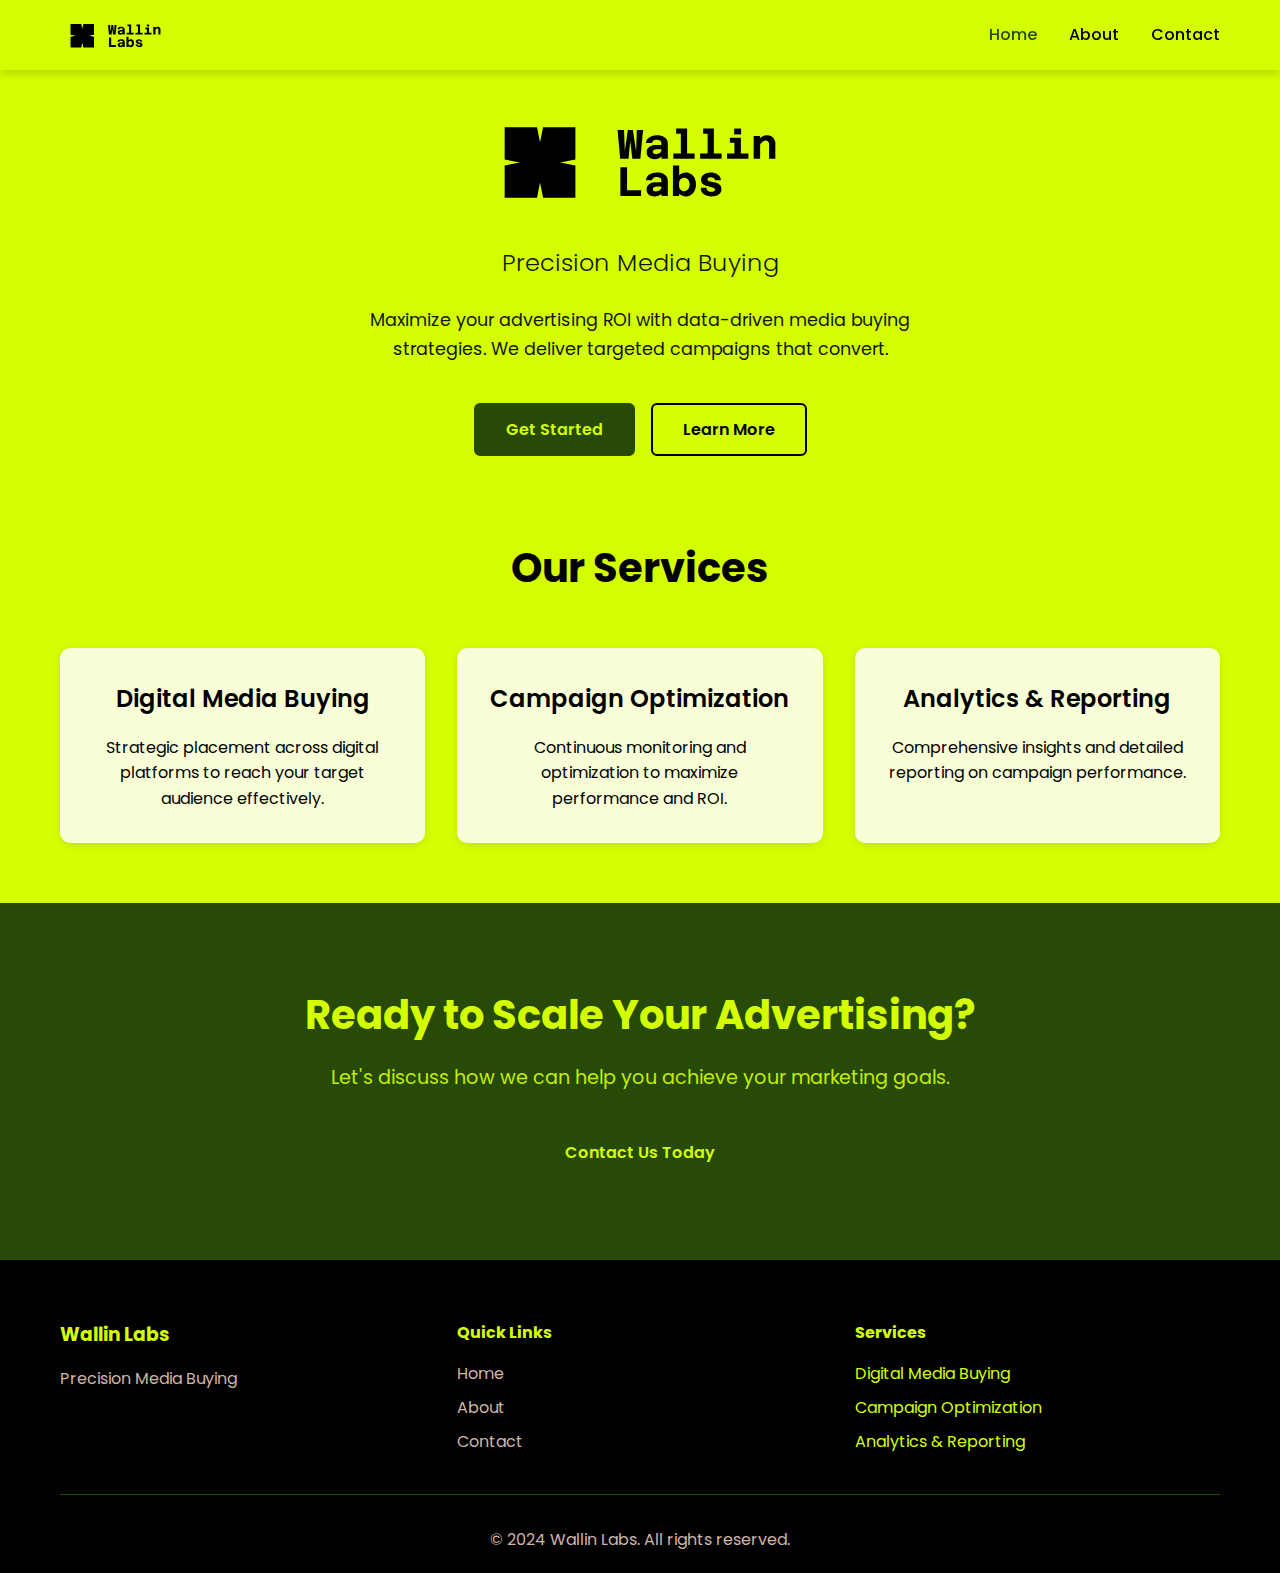
<file: index.html>
<!DOCTYPE html>
<html lang="en">
<head>
    <meta charset="UTF-8">
    <meta name="viewport" content="width=device-width, initial-scale=1.0">
    <title>Wallin Labs - Precision Media Buying</title>
    <link rel="icon" type="image/svg+xml" href="images/logo-square.svg">
    <link rel="stylesheet" href="styles.css">
    <link href="https://fonts.googleapis.com/css2?family=Poppins:wght@300;400;500;600;700&display=swap" rel="stylesheet">
    <!-- Google tag (gtag.js) -->
    <script async src="https://www.googletagmanager.com/gtag/js?id=G-RJ862CYCYK"></script>
    <script>
      window.dataLayer = window.dataLayer || [];
      function gtag(){dataLayer.push(arguments);}
      gtag('js', new Date());

      gtag('config', 'G-RJ862CYCYK');
    </script>
</head>
<body>
    <nav class="navbar">
        <div class="nav-container">
            <div class="nav-logo">
                <a href="index.html">
                    <img src="images/logo-horizontal.svg" alt="Wallin Labs" class="logo-img">
                </a>
            </div>
            <ul class="nav-menu">
                <li class="nav-item">
                    <a href="index.html" class="nav-link active">Home</a>
                </li>
                <li class="nav-item">
                    <a href="about.html" class="nav-link">About</a>
                </li>
                <li class="nav-item">
                    <a href="contact.html" class="nav-link">Contact</a>
                </li>
            </ul>
            <div class="hamburger">
                <span class="bar"></span>
                <span class="bar"></span>
                <span class="bar"></span>
            </div>
        </div>
    </nav>

    <main>
        <section class="hero">
            <div class="hero-container">
                <div class="hero-content">
                    <div class="hero-logo">
                        <img src="images/logo-horizontal.svg" alt="Wallin Labs" class="hero-logo-img">
                    </div>
                    <p class="hero-subtitle">Precision Media Buying</p>
                    <p class="hero-description">
                        Maximize your advertising ROI with data-driven media buying strategies. 
                        We deliver targeted campaigns that convert.
                    </p>
                    <div class="hero-buttons">
                        <a href="contact.html" class="btn btn-primary">Get Started</a>
                        <a href="about.html" class="btn btn-secondary">Learn More</a>
                    </div>
                </div>
            </div>
        </section>

        <section class="services">
            <div class="container">
                <h2 class="section-title">Our Services</h2>
                <div class="services-grid">
                    <div class="service-card">
                        <h3>Digital Media Buying</h3>
                        <p>Strategic placement across digital platforms to reach your target audience effectively.</p>
                    </div>
                    <div class="service-card">
                        <h3>Campaign Optimization</h3>
                        <p>Continuous monitoring and optimization to maximize performance and ROI.</p>
                    </div>
                    <div class="service-card">
                        <h3>Analytics & Reporting</h3>
                        <p>Comprehensive insights and detailed reporting on campaign performance.</p>
                    </div>
                </div>
            </div>
        </section>

        <section class="cta">
            <div class="container">
                <div class="cta-content">
                    <h2>Ready to Scale Your Advertising?</h2>
                    <p>Let's discuss how we can help you achieve your marketing goals.</p>
                    <a href="contact.html" class="btn btn-primary">Contact Us Today</a>
                </div>
            </div>
        </section>
    </main>

    <footer class="footer">
        <div class="container">
            <div class="footer-content">
                <div class="footer-section">
                    <h3>Wallin Labs</h3>
                    <p>Precision Media Buying</p>
                </div>
                <div class="footer-section">
                    <h4>Quick Links</h4>
                    <ul>
                        <li><a href="index.html">Home</a></li>
                        <li><a href="about.html">About</a></li>
                        <li><a href="contact.html">Contact</a></li>
                    </ul>
                </div>
                <div class="footer-section">
                    <h4>Services</h4>
                    <ul>
                        <li>Digital Media Buying</li>
                        <li>Campaign Optimization</li>
                        <li>Analytics & Reporting</li>
                    </ul>
                </div>
            </div>
            <div class="footer-bottom">
                <p>&copy; 2024 Wallin Labs. All rights reserved.</p>
            </div>
        </div>
    </footer>

    <script src="script.js"></script>
</body>
</html>
</file>
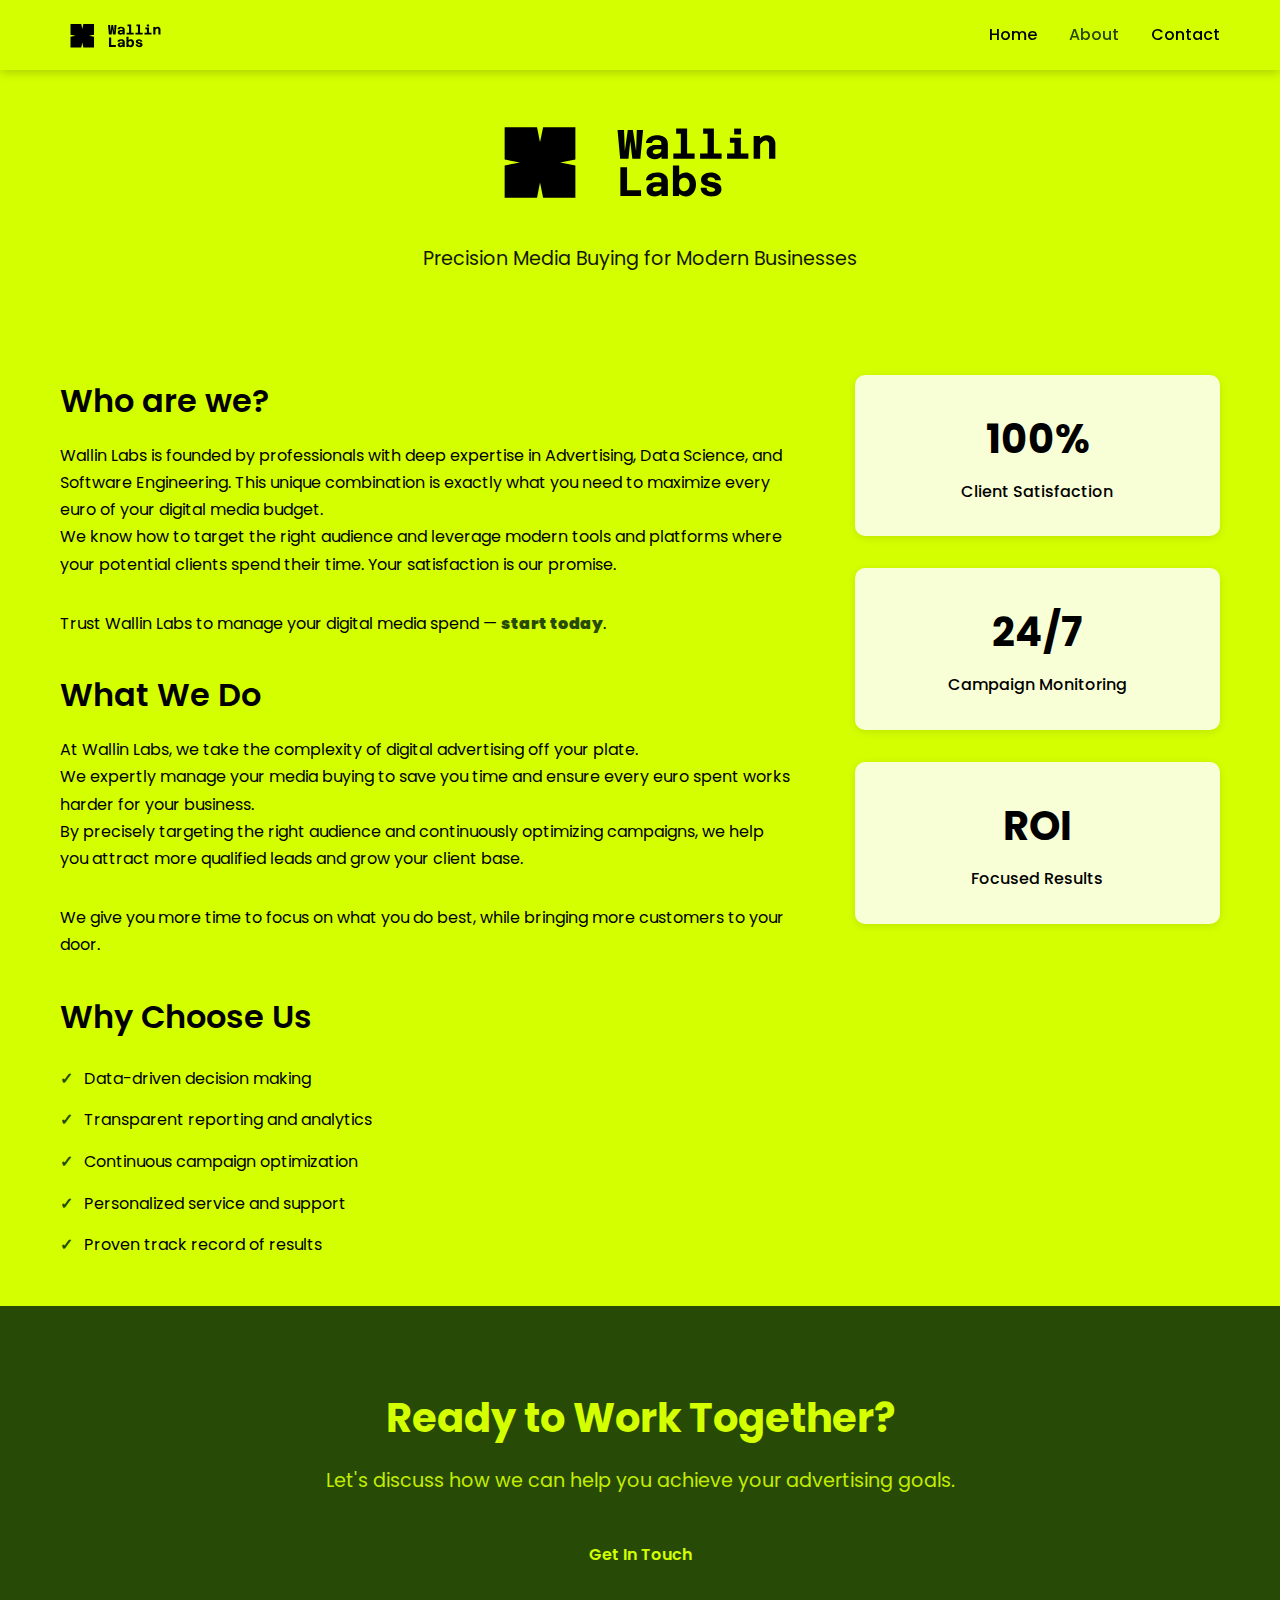
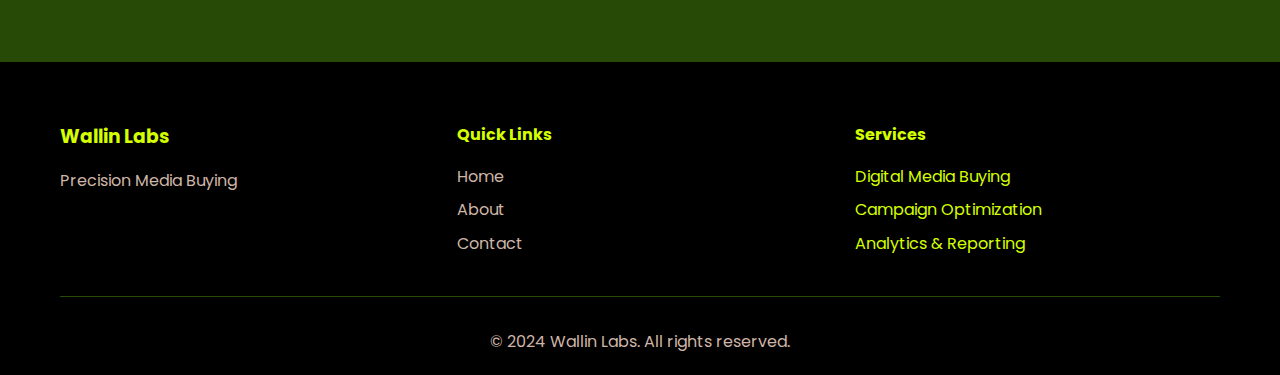
<file: about.html>
<!DOCTYPE html>
<html lang="en">
<head>
    <meta charset="UTF-8">
    <meta name="viewport" content="width=device-width, initial-scale=1.0">
    <title>About - Wallin Labs</title>
    <link rel="icon" type="image/svg+xml" href="images/logo-square.svg">
    <link rel="stylesheet" href="styles.css">
    <link href="https://fonts.googleapis.com/css2?family=Poppins:wght@300;400;500;600;700&display=swap" rel="stylesheet">
    <!-- Google tag (gtag.js) -->
    <script async src="https://www.googletagmanager.com/gtag/js?id=G-RJ862CYCYK"></script>
    <script>
      window.dataLayer = window.dataLayer || [];
      function gtag(){dataLayer.push(arguments);}
      gtag('js', new Date());

      gtag('config', 'G-RJ862CYCYK');
    </script>
</head>
<body>
    <nav class="navbar">
        <div class="nav-container">
            <div class="nav-logo">
                <a href="index.html">
                    <img src="images/logo-horizontal.svg" alt="Wallin Labs" class="logo-img">
                </a>
            </div>
            <ul class="nav-menu">
                <li class="nav-item">
                    <a href="index.html" class="nav-link">Home</a>
                </li>
                <li class="nav-item">
                    <a href="about.html" class="nav-link active">About</a>
                </li>
                <li class="nav-item">
                    <a href="contact.html" class="nav-link">Contact</a>
                </li>
            </ul>
            <div class="hamburger">
                <span class="bar"></span>
                <span class="bar"></span>
                <span class="bar"></span>
            </div>
        </div>
    </nav>

    <main>
        <section class="page-header">
            <div class="container">
                <div class="page-header-logo">
                    <img src="images/logo-horizontal.svg" alt="Wallin Labs" class="page-header-logo-img">
                </div>
                <p>Precision Media Buying for Modern Businesses</p>
            </div>
        </section>

        <section class="about-content">
            <div class="container">
                <div class="about-grid">
                    <div class="about-text">
                        <h2>Who are we?</h2>
                        <p> Wallin Labs is founded by professionals with deep expertise in Advertising, Data Science, and Software Engineering. This unique combination is exactly what you need to maximize every euro of your digital media budget. <br>We know how to target the right audience and leverage modern tools and platforms where your potential clients spend their time.

Your satisfaction is our promise.</p><p>Trust Wallin Labs to manage your digital media spend — <a href="contact.html" class="inline-link"><strong>start today</strong></a>. 
                        </p>
                        
                        <h2>What We Do</h2>
                        <p> At Wallin Labs, we take the complexity of digital advertising off your plate.<br>We expertly manage your media buying to save you time and ensure every euro spent works harder for your business.

<br>By precisely targeting the right audience and continuously optimizing campaigns, we help you attract more qualified leads and grow your client base.</p> <p>We give you more time to focus on what you do best, while bringing more customers to your door.
                        </p>

                        <h2>Why Choose Us</h2>
                        <ul class="feature-list">
                            <li>Data-driven decision making</li>
                            <li>Transparent reporting and analytics</li>
                            <li>Continuous campaign optimization</li>
                            <li>Personalized service and support</li>
                            <li>Proven track record of results</li>
                        </ul>
                    </div>
                    
                    <div class="about-stats">
                        <div class="stat-item">
                            <h3>100%</h3>
                            <p>Client Satisfaction</p>
                        </div>
                        <div class="stat-item">
                            <h3>24/7</h3>
                            <p>Campaign Monitoring</p>
                        </div>
                        <div class="stat-item">
                            <h3>ROI</h3>
                            <p>Focused Results</p>
                        </div>
                    </div>
                </div>
            </div>
        </section>

        <section class="cta">
            <div class="container">
                <div class="cta-content">
                    <h2>Ready to Work Together?</h2>
                    <p>Let's discuss how we can help you achieve your advertising goals.</p>
                    <a href="contact.html" class="btn btn-primary">Get In Touch</a>
                </div>
            </div>
        </section>
    </main>

    <footer class="footer">
        <div class="container">
            <div class="footer-content">
                <div class="footer-section">
                    <h3>Wallin Labs</h3>
                    <p>Precision Media Buying</p>
                </div>
                <div class="footer-section">
                    <h4>Quick Links</h4>
                    <ul>
                        <li><a href="index.html">Home</a></li>
                        <li><a href="about.html">About</a></li>
                        <li><a href="contact.html">Contact</a></li>
                    </ul>
                </div>
                <div class="footer-section">
                    <h4>Services</h4>
                    <ul>
                        <li>Digital Media Buying</li>
                        <li>Campaign Optimization</li>
                        <li>Analytics & Reporting</li>
                    </ul>
                </div>
            </div>
            <div class="footer-bottom">
                <p>&copy; 2024 Wallin Labs. All rights reserved.</p>
            </div>
        </div>
    </footer>

    <script src="script.js"></script>
</body>
</html>
</file>
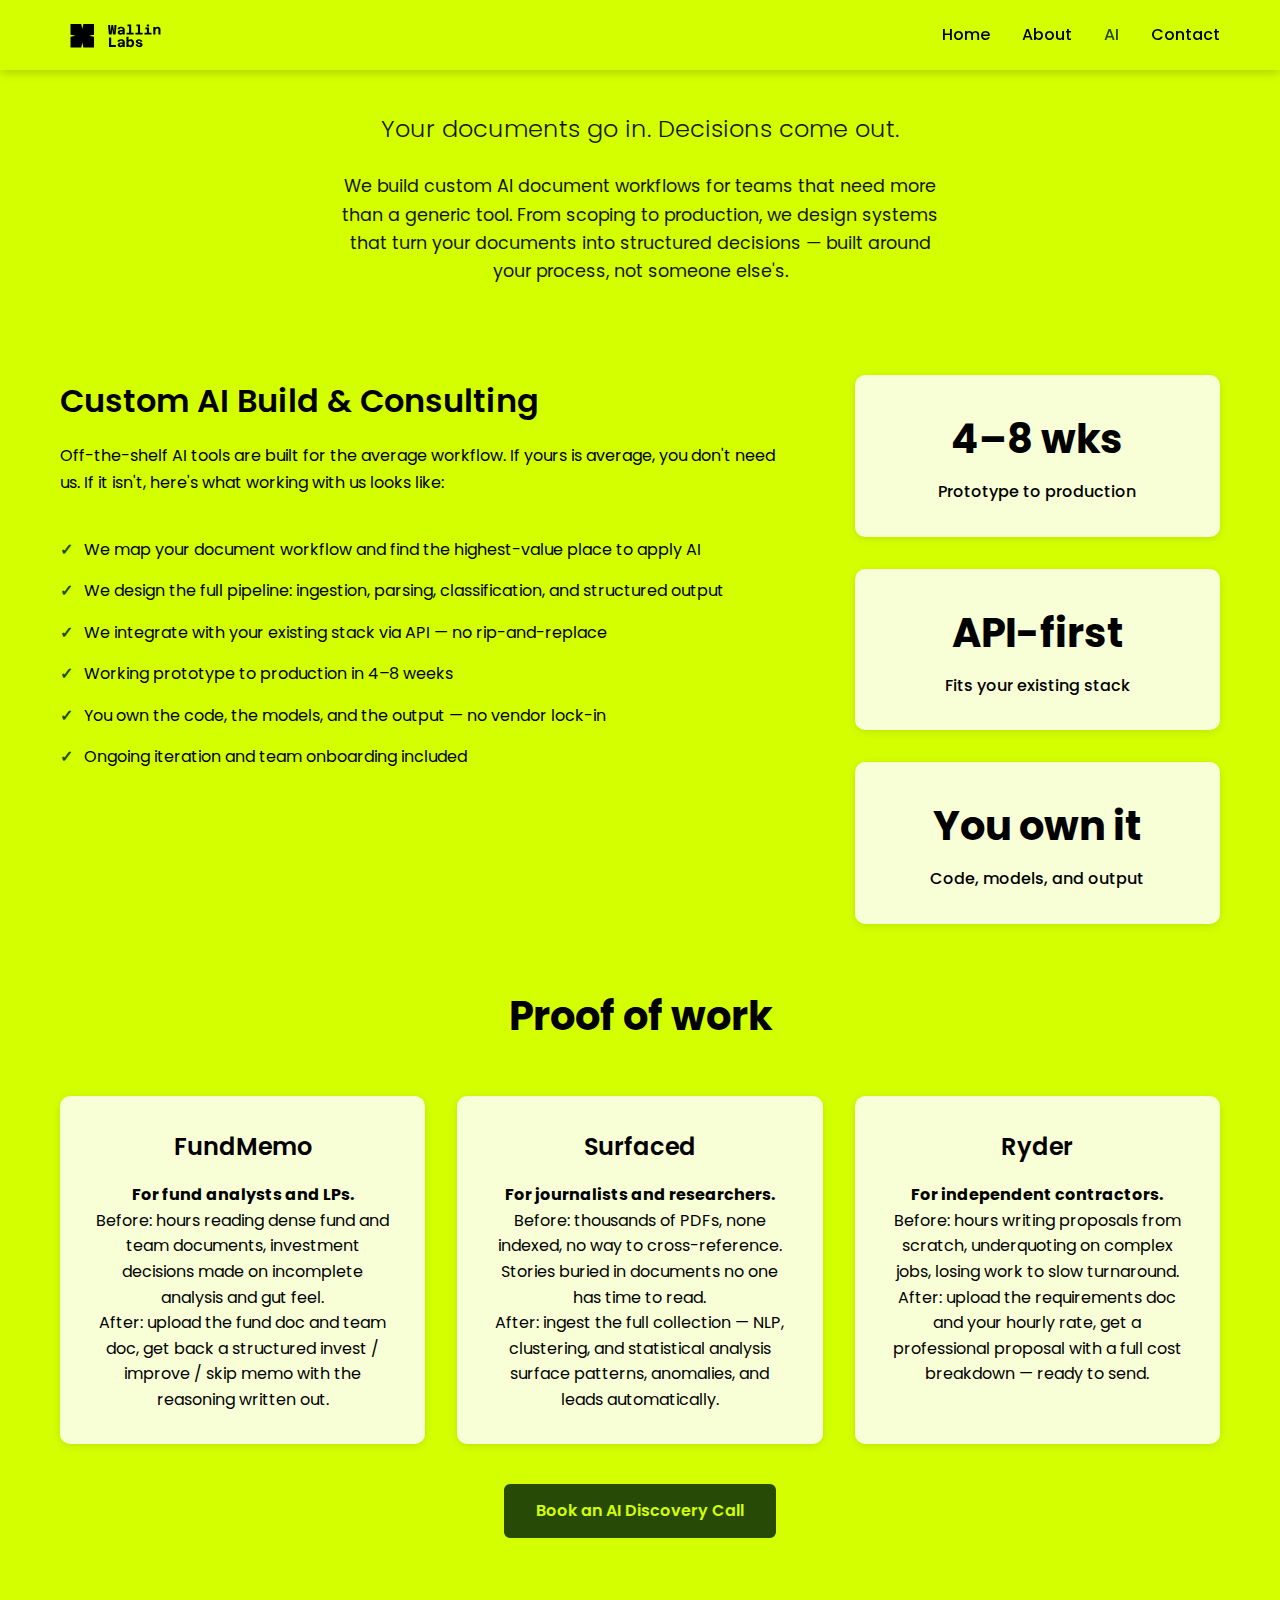
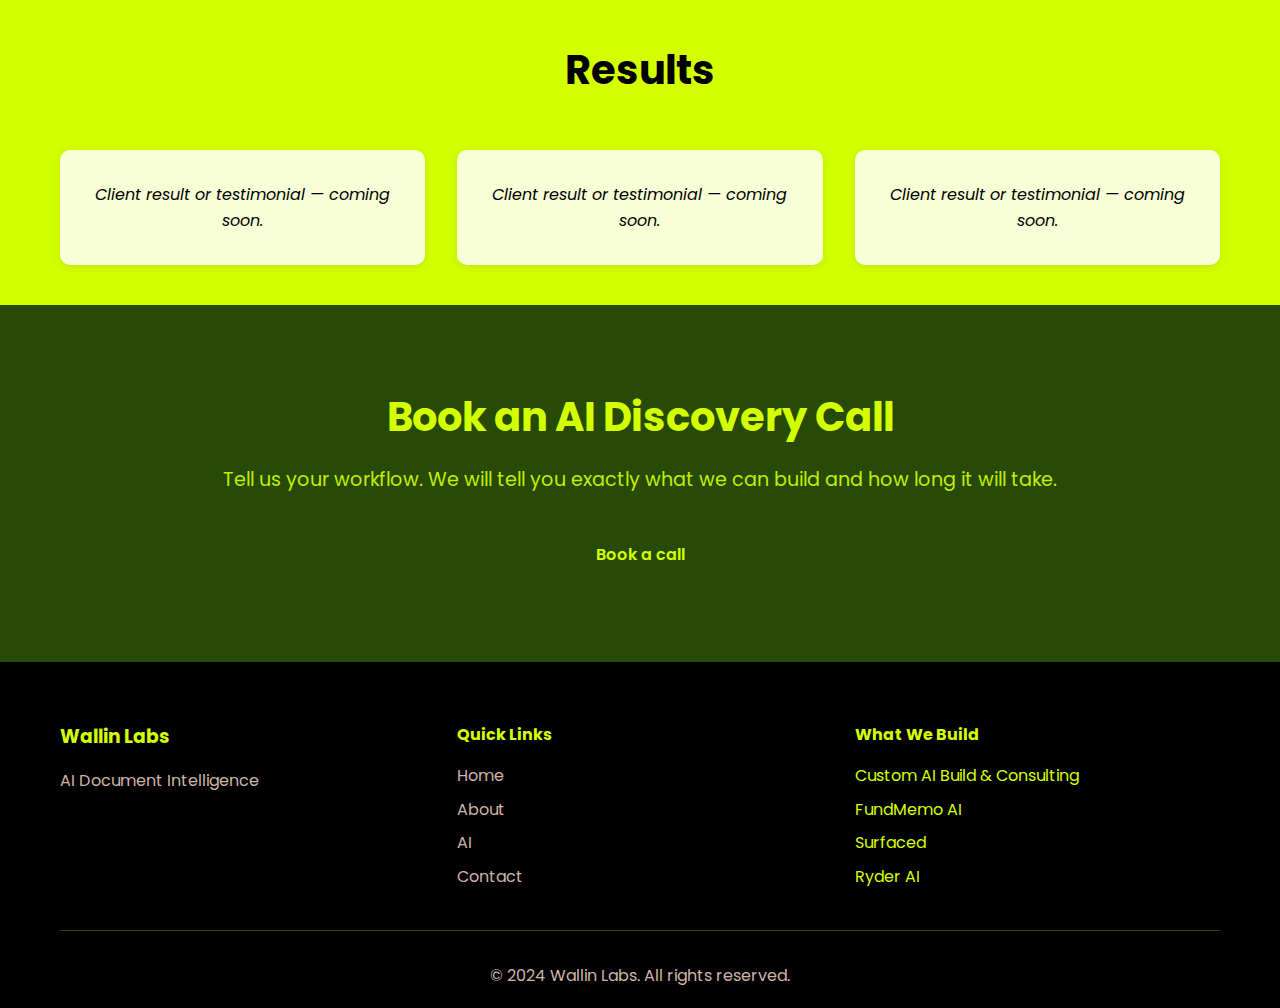
<file: ai.html>
<!DOCTYPE html>
<html lang="en">
<head>
    <meta charset="UTF-8">
    <meta name="viewport" content="width=device-width, initial-scale=1.0">
    <title>AI - Wallin Labs</title>
    <link rel="icon" type="image/svg+xml" href="images/logo-square.svg">
    <link rel="stylesheet" href="styles.css">
    <link href="https://fonts.googleapis.com/css2?family=Poppins:wght@300;400;500;600;700&display=swap" rel="stylesheet">
    <!-- Google tag (gtag.js) -->
    <script async src="https://www.googletagmanager.com/gtag/js?id=G-RJ862CYCYK"></script>
    <script>
      window.dataLayer = window.dataLayer || [];
      function gtag(){dataLayer.push(arguments);}
      gtag('js', new Date());

      gtag('config', 'G-RJ862CYCYK');
    </script>
</head>
<body>
    <nav class="navbar">
        <div class="nav-container">
            <div class="nav-logo">
                <a href="index.html">
                    <img src="images/logo-horizontal.svg" alt="Wallin Labs" class="logo-img">
                </a>
            </div>
            <ul class="nav-menu">
                <li class="nav-item">
                    <a href="index.html" class="nav-link">Home</a>
                </li>
                <li class="nav-item">
                    <a href="about.html" class="nav-link">About</a>
                </li>
                <li class="nav-item">
                    <a href="ai.html" class="nav-link active">AI</a>
                </li>
                <li class="nav-item">
                    <a href="contact.html" class="nav-link">Contact</a>
                </li>
            </ul>
            <div class="hamburger">
                <span class="bar"></span>
                <span class="bar"></span>
                <span class="bar"></span>
            </div>
        </div>
    </nav>

    <main>

        <!-- HERO -->
        <section class="hero hero-slim">
            <div class="hero-container">
                <div class="hero-content">
                    <p class="hero-subtitle">Your documents go in. Decisions come out.</p>
                    <p class="hero-description">
                        We build custom AI document workflows for teams that need more than a generic tool.
                        From scoping to production, we design systems that turn your documents into structured decisions — built around your process, not someone else's.
                    </p>
                </div>
            </div>
        </section>

        <!-- WHAT WE BUILD -->
        <section class="about-content" id="what-we-build">
            <div class="container">
                <div class="about-grid">
                    <div class="about-text">
                        <h2>Custom AI Build &amp; Consulting</h2>
                        <p>Off-the-shelf AI tools are built for the average workflow. If yours is average, you don't need us. If it isn't, here's what working with us looks like:</p>
                        <ul class="feature-list">
                            <li>We map your document workflow and find the highest-value place to apply AI</li>
                            <li>We design the full pipeline: ingestion, parsing, classification, and structured output</li>
                            <li>We integrate with your existing stack via API — no rip-and-replace</li>
                            <li>Working prototype to production in 4–8 weeks</li>
                            <li>You own the code, the models, and the output — no vendor lock-in</li>
                            <li>Ongoing iteration and team onboarding included</li>
                        </ul>
                    </div>
                    <div class="about-stats">
                        <div class="stat-item">
                            <h3>4–8 wks</h3>
                            <p>Prototype to production</p>
                        </div>
                        <div class="stat-item">
                            <h3>API-first</h3>
                            <p>Fits your existing stack</p>
                        </div>
                        <div class="stat-item">
                            <h3>You own it</h3>
                            <p>Code, models, and output</p>
                        </div>
                    </div>
                </div>
            </div>
        </section>

        <!-- PROOF OF WORK -->
        <section class="services" id="proof-of-work">
            <div class="container">
                <h2 class="section-title">Proof of work</h2>
                <div class="services-grid">

                    <div class="service-card">
                        <h3>FundMemo</h3>
                        <p><strong>For fund analysts and LPs.</strong></p>
                        <p>Before: hours reading dense fund and team documents, investment decisions made on incomplete analysis and gut feel.</p>
                        <p>After: upload the fund doc and team doc, get back a structured invest / improve / skip memo with the reasoning written out.</p>
                    </div>

                    <div class="service-card">
                        <h3>Surfaced</h3>
                        <p><strong>For journalists and researchers.</strong></p>
                        <p>Before: thousands of PDFs, none indexed, no way to cross-reference. Stories buried in documents no one has time to read.</p>
                        <p>After: ingest the full collection — NLP, clustering, and statistical analysis surface patterns, anomalies, and leads automatically.</p>
                    </div>

                    <div class="service-card">
                        <h3>Ryder</h3>
                        <p><strong>For independent contractors.</strong></p>
                        <p>Before: hours writing proposals from scratch, underquoting on complex jobs, losing work to slow turnaround.</p>
                        <p>After: upload the requirements doc and your hourly rate, get a professional proposal with a full cost breakdown — ready to send.</p>
                    </div>

                </div>
                <div class="services-buttons">
                    <a href="contact.html" class="btn btn-primary">Book an AI Discovery Call</a>
                </div>
            </div>
        </section>

        <!-- ============================================================
             SOCIAL PROOF — fill in with client results / testimonials
             Suggested format per card: "[Outcome stat or quote]" — Name, Role, Company
             ============================================================ -->
        <section class="about-content" id="results">
            <div class="container">
                <h2 class="section-title">Results</h2>
                <div class="services-grid">
                    <div class="service-card">
                        <p><em>Client result or testimonial — coming soon.</em></p>
                    </div>
                    <div class="service-card">
                        <p><em>Client result or testimonial — coming soon.</em></p>
                    </div>
                    <div class="service-card">
                        <p><em>Client result or testimonial — coming soon.</em></p>
                    </div>
                </div>
            </div>
        </section>

        <!-- CTA -->
        <section class="cta">
            <div class="container">
                <div class="cta-content">
                    <h2>Book an AI Discovery Call</h2>
                    <p>Tell us your workflow. We will tell you exactly what we can build and how long it will take.</p>
                    <a href="contact.html" class="btn btn-primary">Book a call</a>
                </div>
            </div>
        </section>

    </main>

    <footer class="footer">
        <div class="container">
            <div class="footer-content">
                <div class="footer-section">
                    <h3>Wallin Labs</h3>
                    <p>AI Document Intelligence</p>
                </div>
                <div class="footer-section">
                    <h4>Quick Links</h4>
                    <ul>
                        <li><a href="index.html">Home</a></li>
                        <li><a href="about.html">About</a></li>
                        <li><a href="ai.html">AI</a></li>
                        <li><a href="contact.html">Contact</a></li>
                    </ul>
                </div>
                <div class="footer-section">
                    <h4>What We Build</h4>
                    <ul>
                        <li>Custom AI Build &amp; Consulting</li>
                        <li>FundMemo AI</li>
                        <li>Surfaced</li>
                        <li>Ryder AI</li>
                    </ul>
                </div>
            </div>
            <div class="footer-bottom">
                <p>&copy; 2024 Wallin Labs. All rights reserved.</p>
            </div>
        </div>
    </footer>

    <script src="script.js"></script>
</body>
</html>
</file>
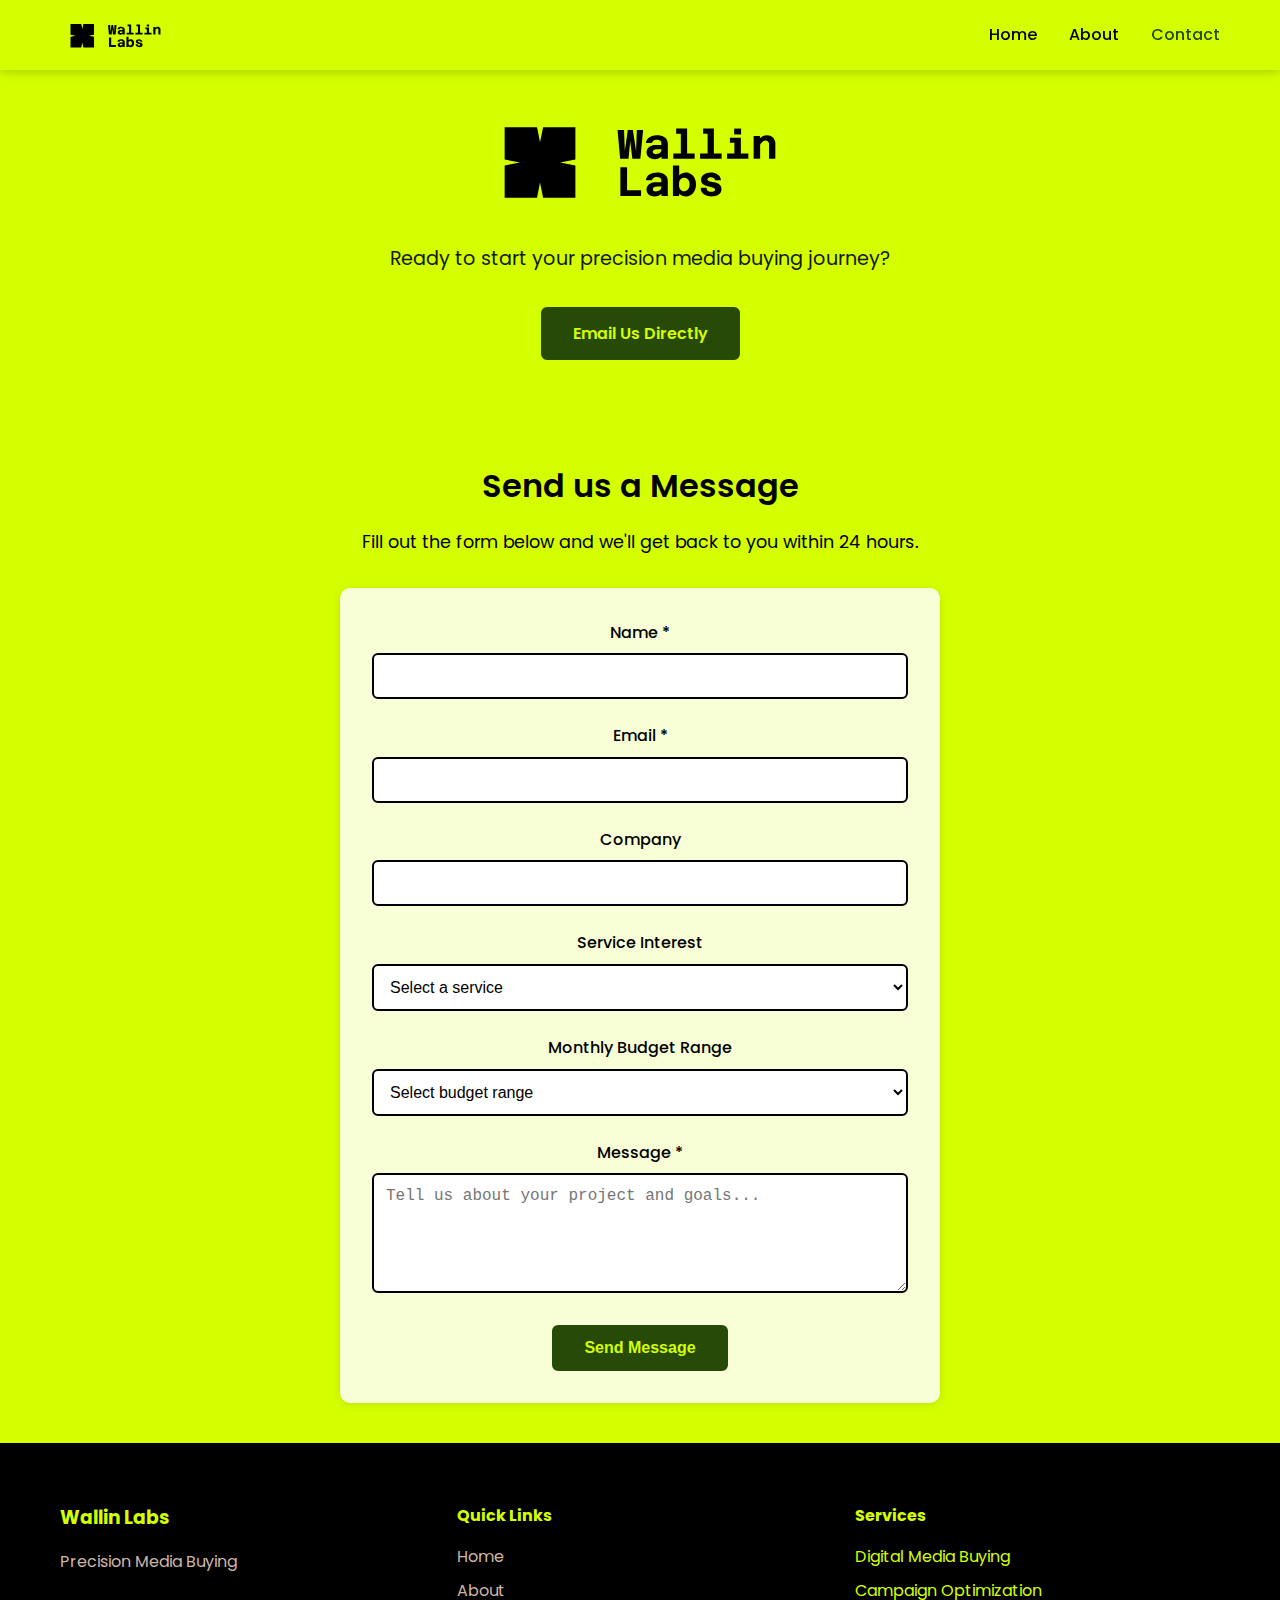
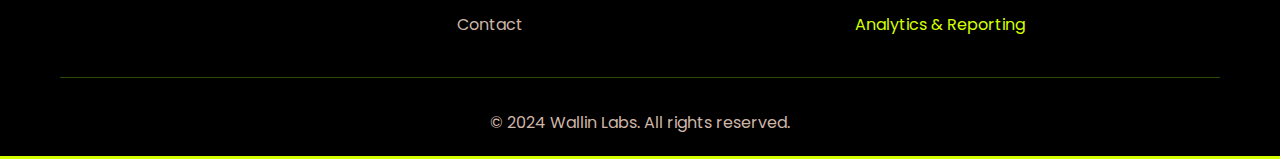
<file: contact.html>
<!DOCTYPE html>
<html lang="en">
<head>
    <meta charset="UTF-8">
    <meta name="viewport" content="width=device-width, initial-scale=1.0">
    <title>Contact - Wallin Labs</title>
    <link rel="icon" type="image/svg+xml" href="images/logo-square.svg">
    <link rel="stylesheet" href="styles.css">
    <link href="https://fonts.googleapis.com/css2?family=Poppins:wght@300;400;500;600;700&display=swap" rel="stylesheet">
    <!-- Google tag (gtag.js) -->
    <script async src="https://www.googletagmanager.com/gtag/js?id=G-RJ862CYCYK"></script>
    <script>
        window.dataLayer = window.dataLayer || [];
        function gtag(){dataLayer.push(arguments);}
        gtag('js', new Date());

        gtag('config', 'G-RJ862CYCYK');
    </script>
</head>
<body>
    <nav class="navbar">
        <div class="nav-container">
            <div class="nav-logo">
                <a href="index.html">
                    <img src="images/logo-horizontal.svg" alt="Wallin Labs" class="logo-img">
                </a>
            </div>
            <ul class="nav-menu">
                <li class="nav-item">
                    <a href="index.html" class="nav-link">Home</a>
                </li>
                <li class="nav-item">
                    <a href="about.html" class="nav-link">About</a>
                </li>
                <li class="nav-item">
                    <a href="contact.html" class="nav-link active">Contact</a>
                </li>
            </ul>
            <div class="hamburger">
                <span class="bar"></span>
                <span class="bar"></span>
                <span class="bar"></span>
            </div>
        </div>
    </nav>

    <main>
        <section class="page-header">
            <div class="container">
                <div class="page-header-logo">
                    <img src="images/logo-horizontal.svg" alt="Wallin Labs" class="page-header-logo-img">
                </div>
                <p>Ready to start your precision media buying journey?</p>
                <div class="page-header-buttons">
                    <a href="mailto:hello@wallinlabs.agency" class="btn btn-primary">Email Us Directly</a>
                </div>
            </div>
        </section>

        <section class="contact-content">
            <div class="container">
                <div class="contact-form-wrapper">
                    <h2>Send us a Message</h2>
                    <p>Fill out the form below and we'll get back to you within 24 hours.</p>
                    
                    <div class="contact-form-container">
                        <form class="contact-form" id="contactForm">
                            
                            <div class="form-group">
                                <label for="name">Name *</label>
                                <input type="text" id="name" name="name" required>
                            </div>
                            
                            <div class="form-group">
                                <label for="email">Email *</label>
                                <input type="email" id="email" name="email" required>
                            </div>
                            
                            <div class="form-group">
                                <label for="company">Company</label>
                                <input type="text" id="company" name="company">
                            </div>
                            
                            <div class="form-group">
                                <label for="service">Service Interest</label>
                                <select id="service" name="service">
                                    <option value="">Select a service</option>
                                    <option value="digital-media-buying">Digital Media Buying</option>
                                    <option value="campaign-optimization">Campaign Optimization</option>
                                    <option value="analytics-reporting">Analytics & Reporting</option>
                                    <option value="consultation">Consultation</option>
                                    <option value="other">Other</option>
                                </select>
                            </div>
                            
                            <div class="form-group">
                                <label for="budget">Monthly Budget Range</label>
                                <select id="budget" name="budget">
                                    <option value="">Select budget range</option>
                                    <option value="under-5k">Under $5,000</option>
                                    <option value="5k-10k">$5,000 - $10,000</option>
                                    <option value="10k-25k">$10,000 - $25,000</option>
                                    <option value="25k-50k">$25,000 - $50,000</option>
                                    <option value="over-50k">Over $50,000</option>
                                </select>
                            </div>
                            
                            <div class="form-group">
                                <label for="message">Message *</label>
                                <textarea id="message" name="message" rows="5" required placeholder="Tell us about your project and goals..."></textarea>
                            </div>
                            
                            <button type="submit" class="btn btn-primary">Send Message</button>
                        </form>
                    </div>
                </div>
            </div>
        </section>
    </main>

    <footer class="footer">
        <div class="container">
            <div class="footer-content">
                <div class="footer-section">
                    <h3>Wallin Labs</h3>
                    <p>Precision Media Buying</p>
                </div>
                <div class="footer-section">
                    <h4>Quick Links</h4>
                    <ul>
                        <li><a href="index.html">Home</a></li>
                        <li><a href="about.html">About</a></li>
                        <li><a href="contact.html">Contact</a></li>
                    </ul>
                </div>
                <div class="footer-section">
                    <h4>Services</h4>
                    <ul>
                        <li>Digital Media Buying</li>
                        <li>Campaign Optimization</li>
                        <li>Analytics & Reporting</li>
                    </ul>
                </div>
            </div>
            <div class="footer-bottom">
                <p>&copy; 2024 Wallin Labs. All rights reserved.</p>
            </div>
        </div>
    </footer>

    <script src="script.js"></script>
</body>
</html>
</file>
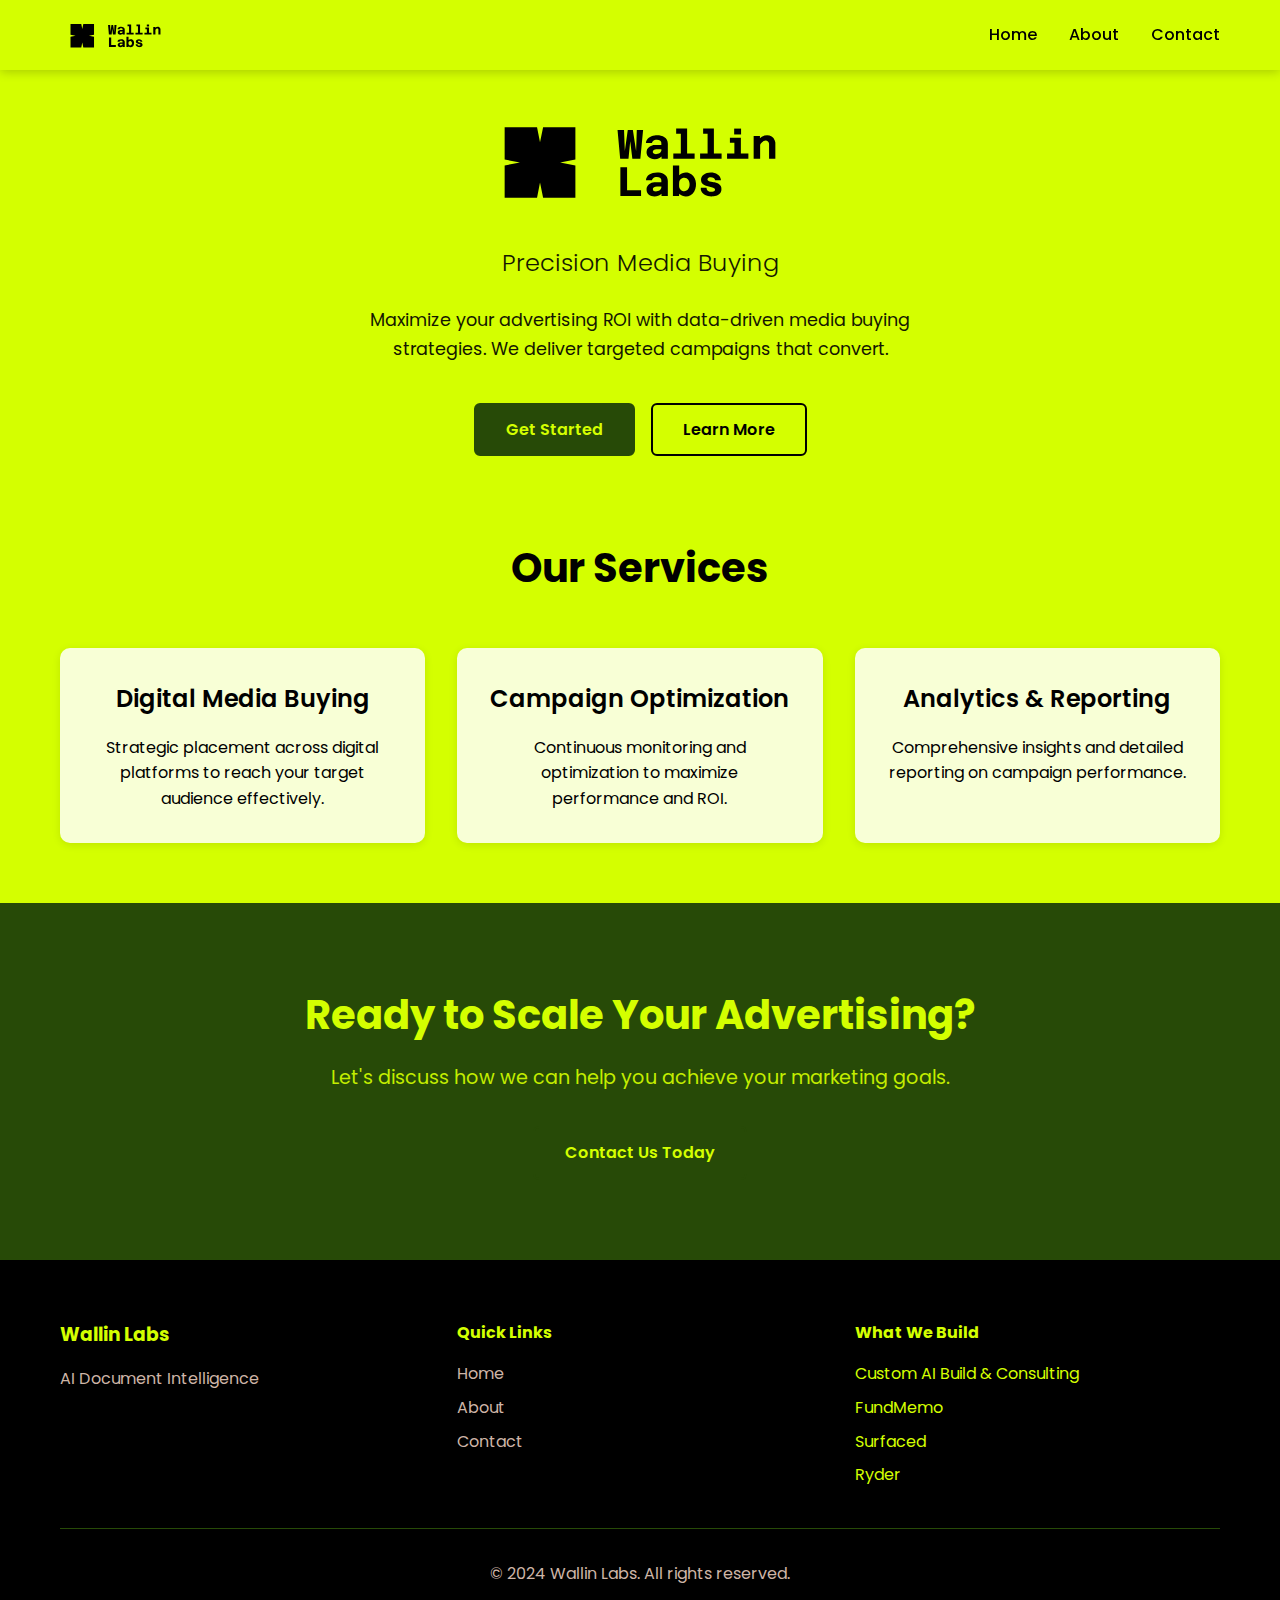
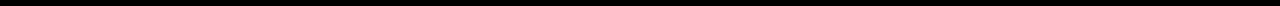
<file: media-buying.html>
<!DOCTYPE html>
<html lang="en">
<head>
    <meta charset="UTF-8">
    <meta name="viewport" content="width=device-width, initial-scale=1.0">
    <title>Wallin Labs - Precision Media Buying</title>
    <link rel="icon" type="image/svg+xml" href="images/logo-square.svg">
    <link rel="stylesheet" href="styles.css">
    <link href="https://fonts.googleapis.com/css2?family=Poppins:wght@300;400;500;600;700&display=swap" rel="stylesheet">
    <!-- Google tag (gtag.js) -->
    <script async src="https://www.googletagmanager.com/gtag/js?id=G-RJ862CYCYK"></script>
    <script>
      window.dataLayer = window.dataLayer || [];
      function gtag(){dataLayer.push(arguments);}
      gtag('js', new Date());

      gtag('config', 'G-RJ862CYCYK');
    </script>
</head>
<body>
    <nav class="navbar">
        <div class="nav-container">
            <div class="nav-logo">
                <a href="index.html">
                    <img src="images/logo-horizontal.svg" alt="Wallin Labs" class="logo-img">
                </a>
            </div>
            <ul class="nav-menu">
                <li class="nav-item">
                    <a href="index.html" class="nav-link">Home</a>
                </li>
                <li class="nav-item">
                    <a href="about.html" class="nav-link">About</a>
                </li>
                <li class="nav-item">
                    <a href="contact.html" class="nav-link">Contact</a>
                </li>
            </ul>
            <div class="hamburger">
                <span class="bar"></span>
                <span class="bar"></span>
                <span class="bar"></span>
            </div>
        </div>
    </nav>

    <main>
        <section class="hero">
            <div class="hero-container">
                <div class="hero-content">
                    <div class="hero-logo">
                        <img src="images/logo-horizontal.svg" alt="Wallin Labs" class="hero-logo-img">
                    </div>
                    <p class="hero-subtitle">Precision Media Buying</p>
                    <p class="hero-description">
                        Maximize your advertising ROI with data-driven media buying strategies.
                        We deliver targeted campaigns that convert.
                    </p>
                    <div class="hero-buttons">
                        <a href="contact.html" class="btn btn-primary">Get Started</a>
                        <a href="about.html" class="btn btn-secondary">Learn More</a>
                    </div>
                </div>
            </div>
        </section>

        <section class="services">
            <div class="container">
                <h2 class="section-title">Our Services</h2>
                <div class="services-grid">
                    <div class="service-card">
                        <h3>Digital Media Buying</h3>
                        <p>Strategic placement across digital platforms to reach your target audience effectively.</p>
                    </div>
                    <div class="service-card">
                        <h3>Campaign Optimization</h3>
                        <p>Continuous monitoring and optimization to maximize performance and ROI.</p>
                    </div>
                    <div class="service-card">
                        <h3>Analytics & Reporting</h3>
                        <p>Comprehensive insights and detailed reporting on campaign performance.</p>
                    </div>
                </div>
            </div>
        </section>

        <section class="cta">
            <div class="container">
                <div class="cta-content">
                    <h2>Ready to Scale Your Advertising?</h2>
                    <p>Let's discuss how we can help you achieve your marketing goals.</p>
                    <a href="contact.html" class="btn btn-primary">Contact Us Today</a>
                </div>
            </div>
        </section>
    </main>

    <footer class="footer">
        <div class="container">
            <div class="footer-content">
                <div class="footer-section">
                    <h3>Wallin Labs</h3>
                    <p>AI Document Intelligence</p>
                </div>
                <div class="footer-section">
                    <h4>Quick Links</h4>
                    <ul>
                        <li><a href="index.html">Home</a></li>
                        <li><a href="about.html">About</a></li>
                        <li><a href="contact.html">Contact</a></li>
                    </ul>
                </div>
                <div class="footer-section">
                    <h4>What We Build</h4>
                    <ul>
                        <li>Custom AI Build &amp; Consulting</li>
                        <li>FundMemo</li>
                        <li>Surfaced</li>
                        <li>Ryder</li>
                    </ul>
                </div>
            </div>
            <div class="footer-bottom">
                <p>&copy; 2024 Wallin Labs. All rights reserved.</p>
            </div>
        </div>
    </footer>

    <script src="script.js"></script>
</body>
</html>
</file>
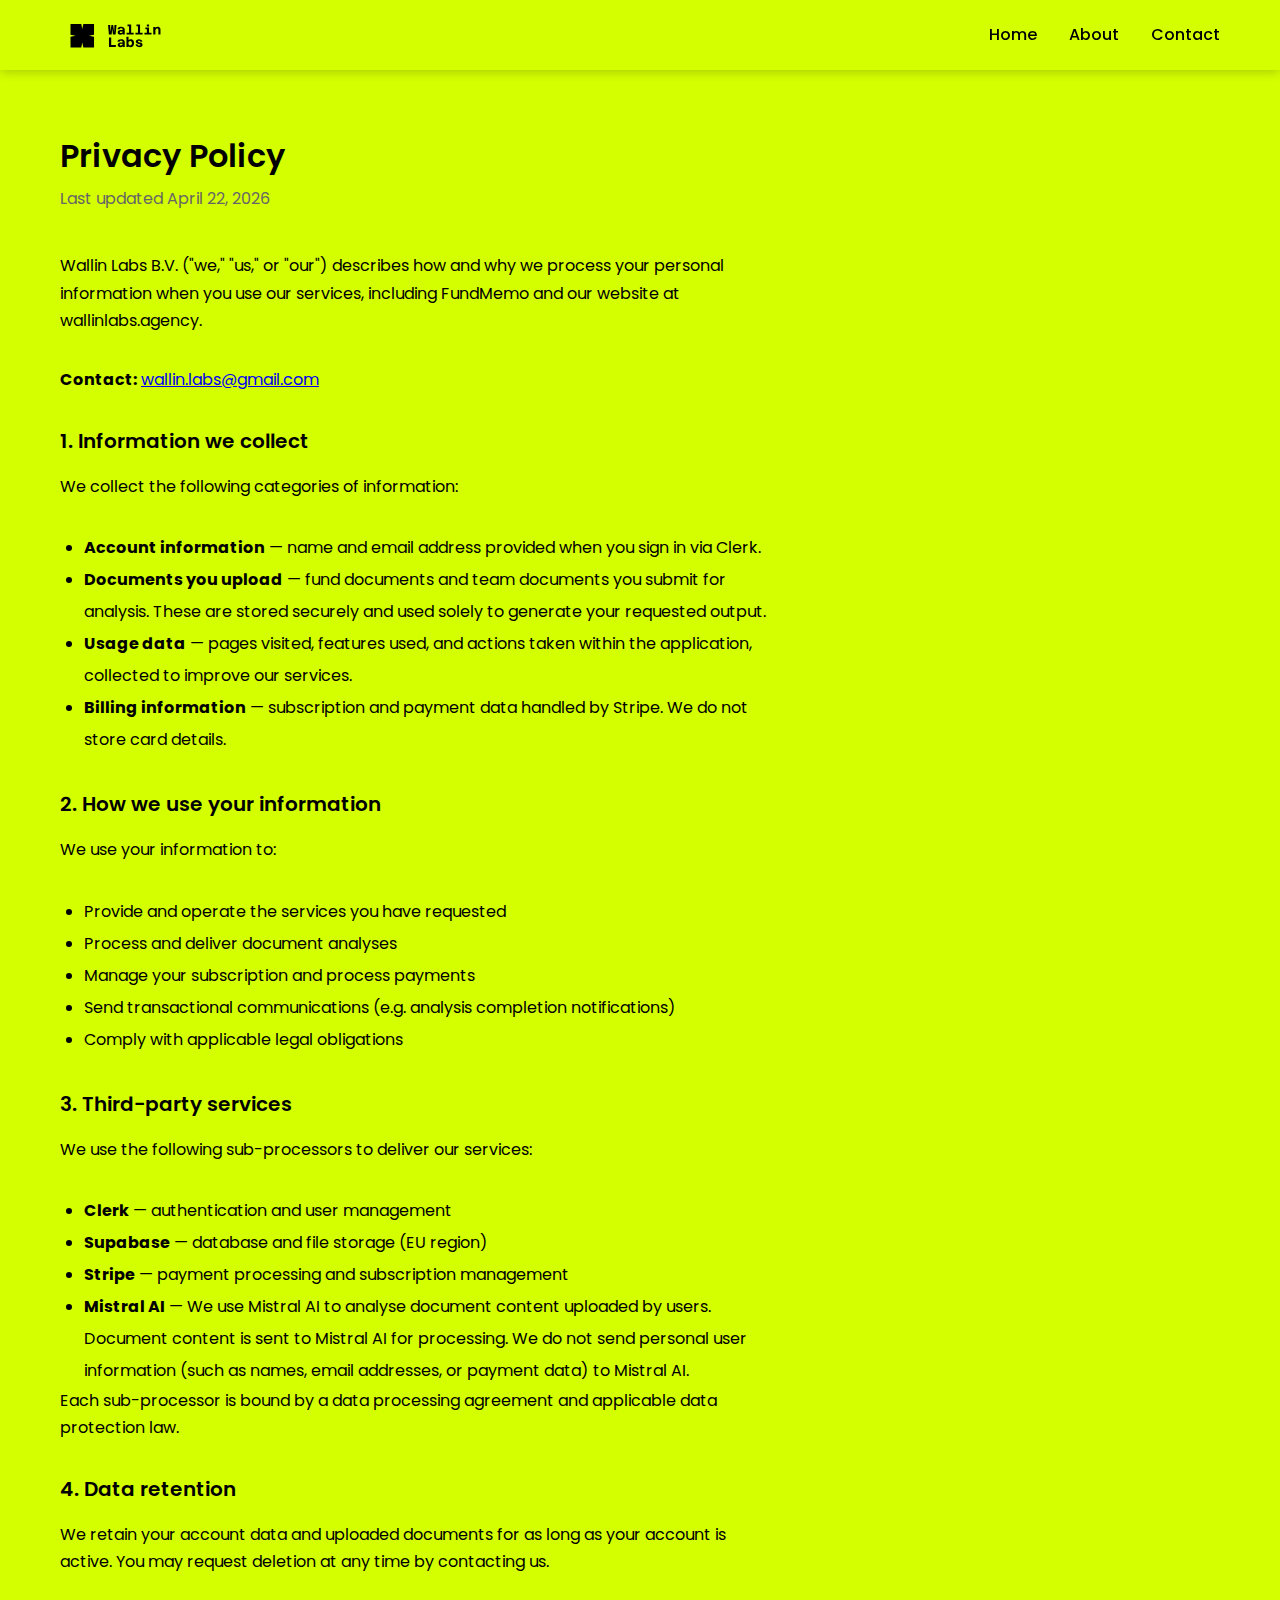
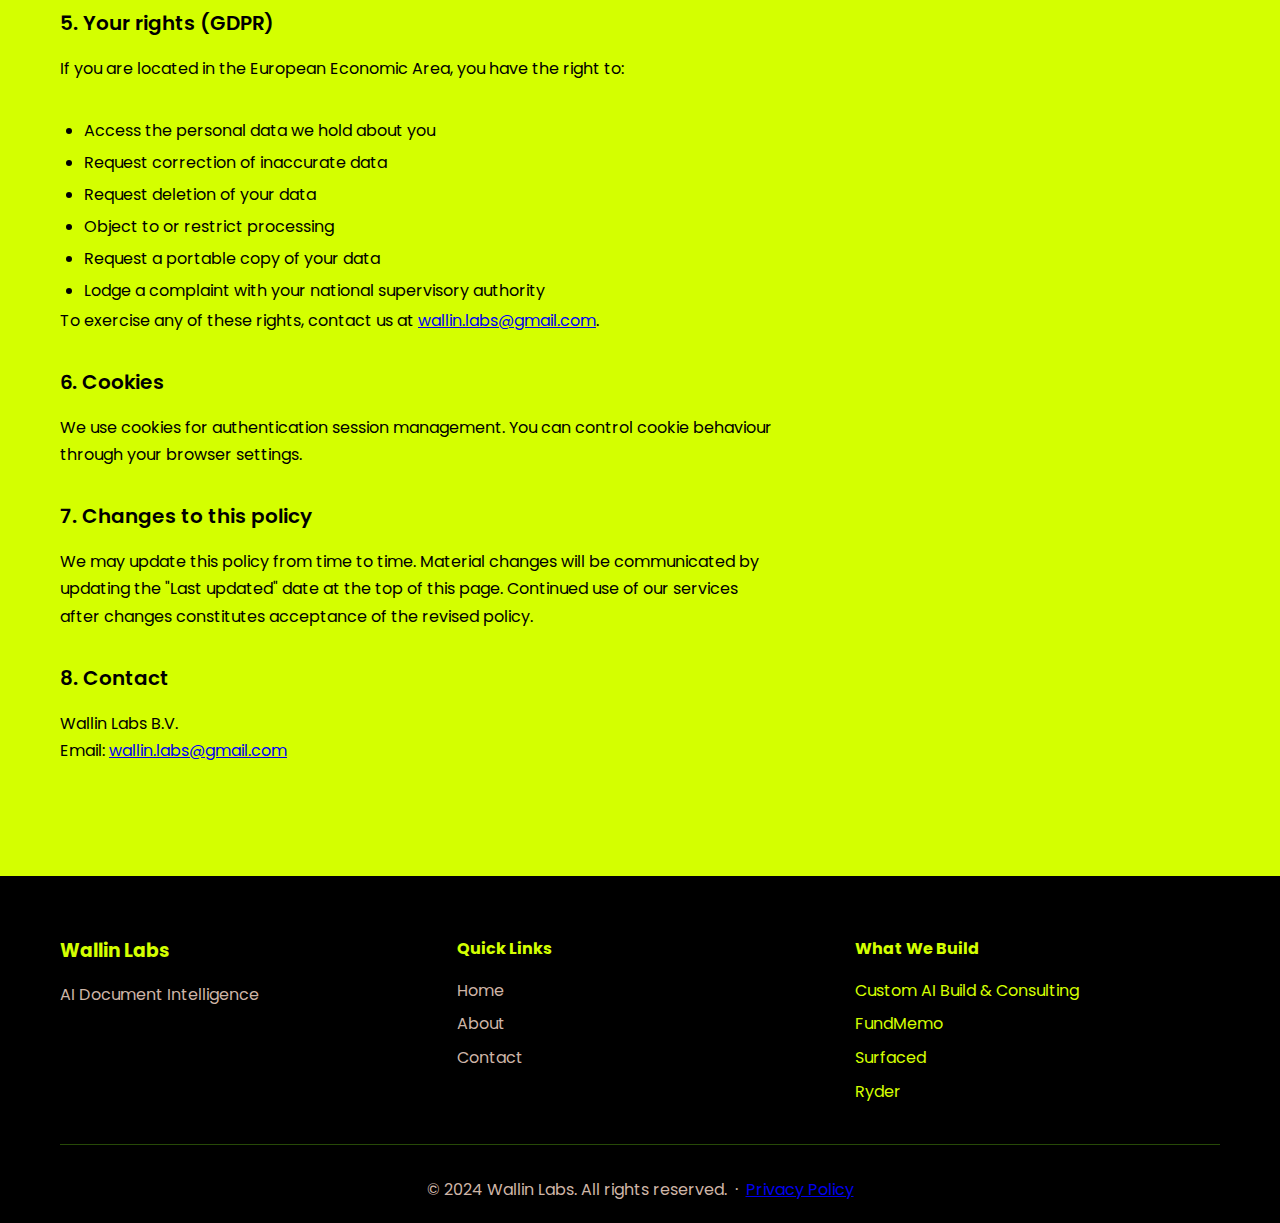
<file: privacy.html>
<!DOCTYPE html>
<html lang="en">
<head>
    <meta charset="UTF-8">
    <meta name="viewport" content="width=device-width, initial-scale=1.0">
    <title>Privacy Policy — Wallin Labs</title>
    <link rel="icon" type="image/svg+xml" href="images/logo-square.svg">
    <link rel="stylesheet" href="styles.css">
    <link href="https://fonts.googleapis.com/css2?family=Poppins:wght@300;400;500;600;700&display=swap" rel="stylesheet">
</head>
<body>
    <nav class="navbar">
        <div class="nav-container">
            <div class="nav-logo">
                <a href="index.html">
                    <img src="images/logo-horizontal.svg" alt="Wallin Labs" class="logo-img">
                </a>
            </div>
            <ul class="nav-menu">
                <li class="nav-item">
                    <a href="index.html" class="nav-link">Home</a>
                </li>
                <li class="nav-item">
                    <a href="about.html" class="nav-link">About</a>
                </li>
                <li class="nav-item">
                    <a href="contact.html" class="nav-link">Contact</a>
                </li>
            </ul>
            <div class="hamburger">
                <span class="bar"></span>
                <span class="bar"></span>
                <span class="bar"></span>
            </div>
        </div>
    </nav>

    <main>
        <section class="about-content" style="padding: 130px 0 80px;">
            <div class="container">
                <div class="about-text" style="max-width: 720px;">

                    <h1 style="font-size: 2rem; font-weight: 600; margin-bottom: 0.25rem;">Privacy Policy</h1>
                    <p style="color: #666; margin-bottom: 2.5rem;">Last updated April 22, 2026</p>

                    <p>Wallin Labs B.V. ("we," "us," or "our") describes how and why we process your personal information when you use our services, including FundMemo and our website at wallinlabs.agency.</p>
                    <p><strong>Contact:</strong> <a href="mailto:wallin.labs@gmail.com">wallin.labs@gmail.com</a></p>

                    <h2 style="font-size: 1.25rem; font-weight: 600; margin-top: 2rem;">1. Information we collect</h2>
                    <p>We collect the following categories of information:</p>
                    <ul style="padding-left: 1.5rem; line-height: 2;">
                        <li><strong>Account information</strong> — name and email address provided when you sign in via Clerk.</li>
                        <li><strong>Documents you upload</strong> — fund documents and team documents you submit for analysis. These are stored securely and used solely to generate your requested output.</li>
                        <li><strong>Usage data</strong> — pages visited, features used, and actions taken within the application, collected to improve our services.</li>
                        <li><strong>Billing information</strong> — subscription and payment data handled by Stripe. We do not store card details.</li>
                    </ul>

                    <h2 style="font-size: 1.25rem; font-weight: 600; margin-top: 2rem;">2. How we use your information</h2>
                    <p>We use your information to:</p>
                    <ul style="padding-left: 1.5rem; line-height: 2;">
                        <li>Provide and operate the services you have requested</li>
                        <li>Process and deliver document analyses</li>
                        <li>Manage your subscription and process payments</li>
                        <li>Send transactional communications (e.g. analysis completion notifications)</li>
                        <li>Comply with applicable legal obligations</li>
                    </ul>

                    <h2 style="font-size: 1.25rem; font-weight: 600; margin-top: 2rem;">3. Third-party services</h2>
                    <p>We use the following sub-processors to deliver our services:</p>
                    <ul style="padding-left: 1.5rem; line-height: 2;">
                        <li><strong>Clerk</strong> — authentication and user management</li>
                        <li><strong>Supabase</strong> — database and file storage (EU region)</li>
                        <li><strong>Stripe</strong> — payment processing and subscription management</li>
                        <li><strong>Mistral AI</strong> — We use Mistral AI to analyse document content uploaded by users. Document content is sent to Mistral AI for processing. We do not send personal user information (such as names, email addresses, or payment data) to Mistral AI.</li>
                    </ul>
                    <p>Each sub-processor is bound by a data processing agreement and applicable data protection law.</p>

                    <h2 style="font-size: 1.25rem; font-weight: 600; margin-top: 2rem;">4. Data retention</h2>
                    <p>We retain your account data and uploaded documents for as long as your account is active. You may request deletion at any time by contacting us.</p>

                    <h2 style="font-size: 1.25rem; font-weight: 600; margin-top: 2rem;">5. Your rights (GDPR)</h2>
                    <p>If you are located in the European Economic Area, you have the right to:</p>
                    <ul style="padding-left: 1.5rem; line-height: 2;">
                        <li>Access the personal data we hold about you</li>
                        <li>Request correction of inaccurate data</li>
                        <li>Request deletion of your data</li>
                        <li>Object to or restrict processing</li>
                        <li>Request a portable copy of your data</li>
                        <li>Lodge a complaint with your national supervisory authority</li>
                    </ul>
                    <p>To exercise any of these rights, contact us at <a href="mailto:wallin.labs@gmail.com">wallin.labs@gmail.com</a>.</p>

                    <h2 style="font-size: 1.25rem; font-weight: 600; margin-top: 2rem;">6. Cookies</h2>
                    <p>We use cookies for authentication session management. You can control cookie behaviour through your browser settings.</p>

                    <h2 style="font-size: 1.25rem; font-weight: 600; margin-top: 2rem;">7. Changes to this policy</h2>
                    <p>We may update this policy from time to time. Material changes will be communicated by updating the "Last updated" date at the top of this page. Continued use of our services after changes constitutes acceptance of the revised policy.</p>

                    <h2 style="font-size: 1.25rem; font-weight: 600; margin-top: 2rem;">8. Contact</h2>
                    <p>Wallin Labs B.V.<br>
                    Email: <a href="mailto:wallin.labs@gmail.com">wallin.labs@gmail.com</a></p>

                </div>
            </div>
        </section>
    </main>

    <footer class="footer">
        <div class="container">
            <div class="footer-content">
                <div class="footer-section">
                    <h3>Wallin Labs</h3>
                    <p>AI Document Intelligence</p>
                </div>
                <div class="footer-section">
                    <h4>Quick Links</h4>
                    <ul>
                        <li><a href="index.html">Home</a></li>
                        <li><a href="about.html">About</a></li>
                        <li><a href="contact.html">Contact</a></li>
                    </ul>
                </div>
                <div class="footer-section">
                    <h4>What We Build</h4>
                    <ul>
                        <li>Custom AI Build &amp; Consulting</li>
                        <li>FundMemo</li>
                        <li>Surfaced</li>
                        <li>Ryder</li>
                    </ul>
                </div>
            </div>
            <div class="footer-bottom">
                <p>&copy; 2024 Wallin Labs. All rights reserved. &nbsp;·&nbsp; <a href="privacy.html">Privacy Policy</a></p>
            </div>
        </div>
    </footer>

    <script src="script.js"></script>
</body>
</html>
</file>
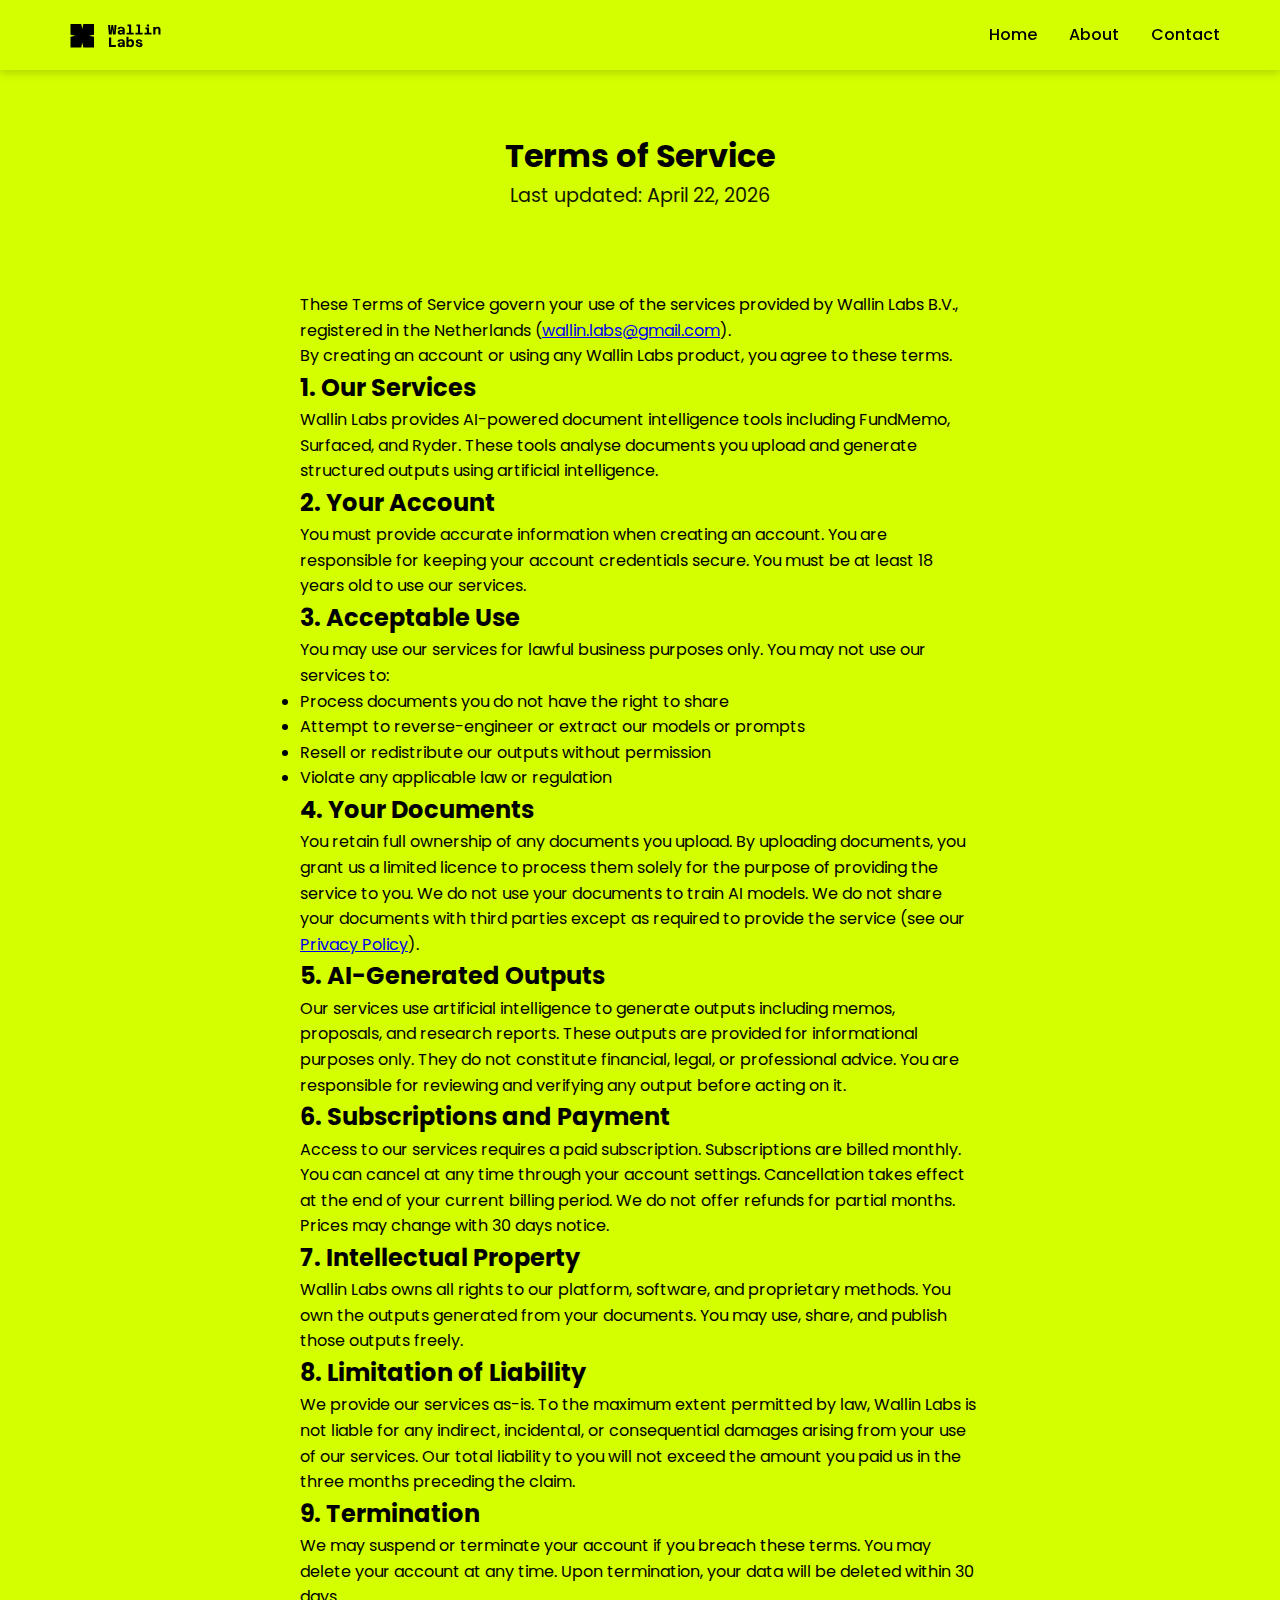
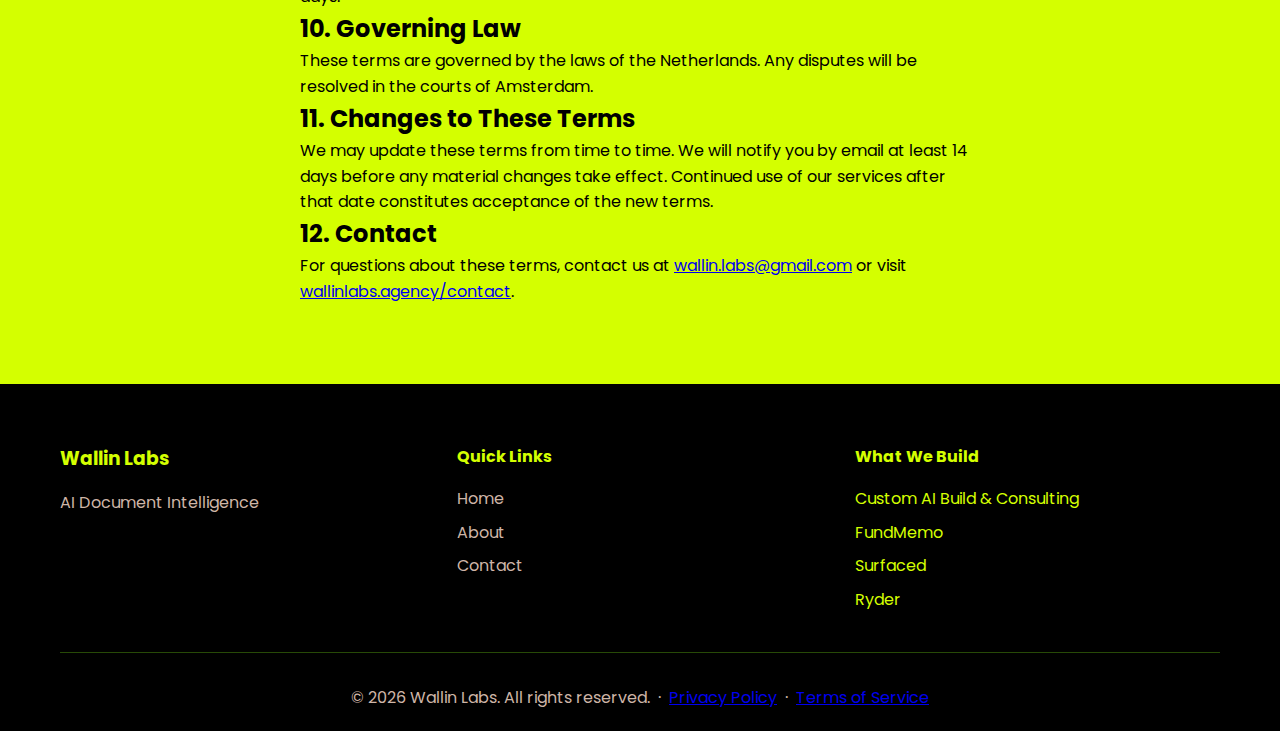
<file: terms.html>
<!DOCTYPE html>
<html lang="en">
<head>
    <meta charset="UTF-8">
    <meta name="viewport" content="width=device-width, initial-scale=1.0">
    <title>Terms of Service — Wallin Labs</title>
    <link rel="icon" type="image/svg+xml" href="images/logo-square.svg">
    <link rel="stylesheet" href="styles.css">
    <link href="https://fonts.googleapis.com/css2?family=Poppins:wght@300;400;500;600;700&display=swap" rel="stylesheet">
    <!-- Google tag (gtag.js) -->
    <script async src="https://www.googletagmanager.com/gtag/js?id=G-RJ862CYCYK"></script>
    <script>
      window.dataLayer = window.dataLayer || [];
      function gtag(){dataLayer.push(arguments);}
      gtag('js', new Date());
      gtag('config', 'G-RJ862CYCYK');
    </script>
</head>
<body>
    <nav class="navbar">
        <div class="nav-container">
            <div class="nav-logo">
                <a href="index.html">
                    <img src="images/logo-horizontal.svg" alt="Wallin Labs" class="logo-img">
                </a>
            </div>
            <ul class="nav-menu">
                <li class="nav-item">
                    <a href="index.html" class="nav-link">Home</a>
                </li>
                <li class="nav-item">
                    <a href="about.html" class="nav-link">About</a>
                </li>
                <li class="nav-item">
                    <a href="contact.html" class="nav-link">Contact</a>
                </li>
            </ul>
            <div class="hamburger">
                <span class="bar"></span>
                <span class="bar"></span>
                <span class="bar"></span>
            </div>
        </div>
    </nav>

    <main>

        <section class="page-header" style="padding: 130px 0 40px;">
            <div class="container">
                <h1>Terms of Service</h1>
                <p>Last updated: April 22, 2026</p>
            </div>
        </section>

        <section class="about-content" style="padding: 40px 0 80px;">
            <div class="container">
                <div style="max-width: 680px; margin: 0 auto;">

                    <p>These Terms of Service govern your use of the services provided by Wallin Labs B.V., registered in the Netherlands (<a href="mailto:wallin.labs@gmail.com">wallin.labs@gmail.com</a>).</p>
                    <p>By creating an account or using any Wallin Labs product, you agree to these terms.</p>

                    <h2>1. Our Services</h2>
                    <p>Wallin Labs provides AI-powered document intelligence tools including FundMemo, Surfaced, and Ryder. These tools analyse documents you upload and generate structured outputs using artificial intelligence.</p>

                    <h2>2. Your Account</h2>
                    <p>You must provide accurate information when creating an account. You are responsible for keeping your account credentials secure. You must be at least 18 years old to use our services.</p>

                    <h2>3. Acceptable Use</h2>
                    <p>You may use our services for lawful business purposes only. You may not use our services to:</p>
                    <ul>
                        <li>Process documents you do not have the right to share</li>
                        <li>Attempt to reverse-engineer or extract our models or prompts</li>
                        <li>Resell or redistribute our outputs without permission</li>
                        <li>Violate any applicable law or regulation</li>
                    </ul>

                    <h2>4. Your Documents</h2>
                    <p>You retain full ownership of any documents you upload. By uploading documents, you grant us a limited licence to process them solely for the purpose of providing the service to you. We do not use your documents to train AI models. We do not share your documents with third parties except as required to provide the service (see our <a href="privacy.html">Privacy Policy</a>).</p>

                    <h2>5. AI-Generated Outputs</h2>
                    <p>Our services use artificial intelligence to generate outputs including memos, proposals, and research reports. These outputs are provided for informational purposes only. They do not constitute financial, legal, or professional advice. You are responsible for reviewing and verifying any output before acting on it.</p>

                    <h2>6. Subscriptions and Payment</h2>
                    <p>Access to our services requires a paid subscription. Subscriptions are billed monthly. You can cancel at any time through your account settings. Cancellation takes effect at the end of your current billing period. We do not offer refunds for partial months. Prices may change with 30 days notice.</p>

                    <h2>7. Intellectual Property</h2>
                    <p>Wallin Labs owns all rights to our platform, software, and proprietary methods. You own the outputs generated from your documents. You may use, share, and publish those outputs freely.</p>

                    <h2>8. Limitation of Liability</h2>
                    <p>We provide our services as-is. To the maximum extent permitted by law, Wallin Labs is not liable for any indirect, incidental, or consequential damages arising from your use of our services. Our total liability to you will not exceed the amount you paid us in the three months preceding the claim.</p>

                    <h2>9. Termination</h2>
                    <p>We may suspend or terminate your account if you breach these terms. You may delete your account at any time. Upon termination, your data will be deleted within 30 days.</p>

                    <h2>10. Governing Law</h2>
                    <p>These terms are governed by the laws of the Netherlands. Any disputes will be resolved in the courts of Amsterdam.</p>

                    <h2>11. Changes to These Terms</h2>
                    <p>We may update these terms from time to time. We will notify you by email at least 14 days before any material changes take effect. Continued use of our services after that date constitutes acceptance of the new terms.</p>

                    <h2>12. Contact</h2>
                    <p>For questions about these terms, contact us at <a href="mailto:wallin.labs@gmail.com">wallin.labs@gmail.com</a> or visit <a href="contact.html">wallinlabs.agency/contact</a>.</p>

                </div>
            </div>
        </section>

    </main>

    <footer class="footer">
        <div class="container">
            <div class="footer-content">
                <div class="footer-section">
                    <h3>Wallin Labs</h3>
                    <p>AI Document Intelligence</p>
                </div>
                <div class="footer-section">
                    <h4>Quick Links</h4>
                    <ul>
                        <li><a href="index.html">Home</a></li>
                        <li><a href="about.html">About</a></li>
                        <li><a href="contact.html">Contact</a></li>
                    </ul>
                </div>
                <div class="footer-section">
                    <h4>What We Build</h4>
                    <ul>
                        <li>Custom AI Build &amp; Consulting</li>
                        <li>FundMemo</li>
                        <li>Surfaced</li>
                        <li>Ryder</li>
                    </ul>
                </div>
            </div>
            <div class="footer-bottom">
                <p>&copy; 2026 Wallin Labs. All rights reserved. &nbsp;·&nbsp; <a href="privacy.html">Privacy Policy</a> &nbsp;·&nbsp; <a href="terms.html">Terms of Service</a></p>
            </div>
        </div>
    </footer>

    <script src="script.js"></script>
</body>
</html>
</file>
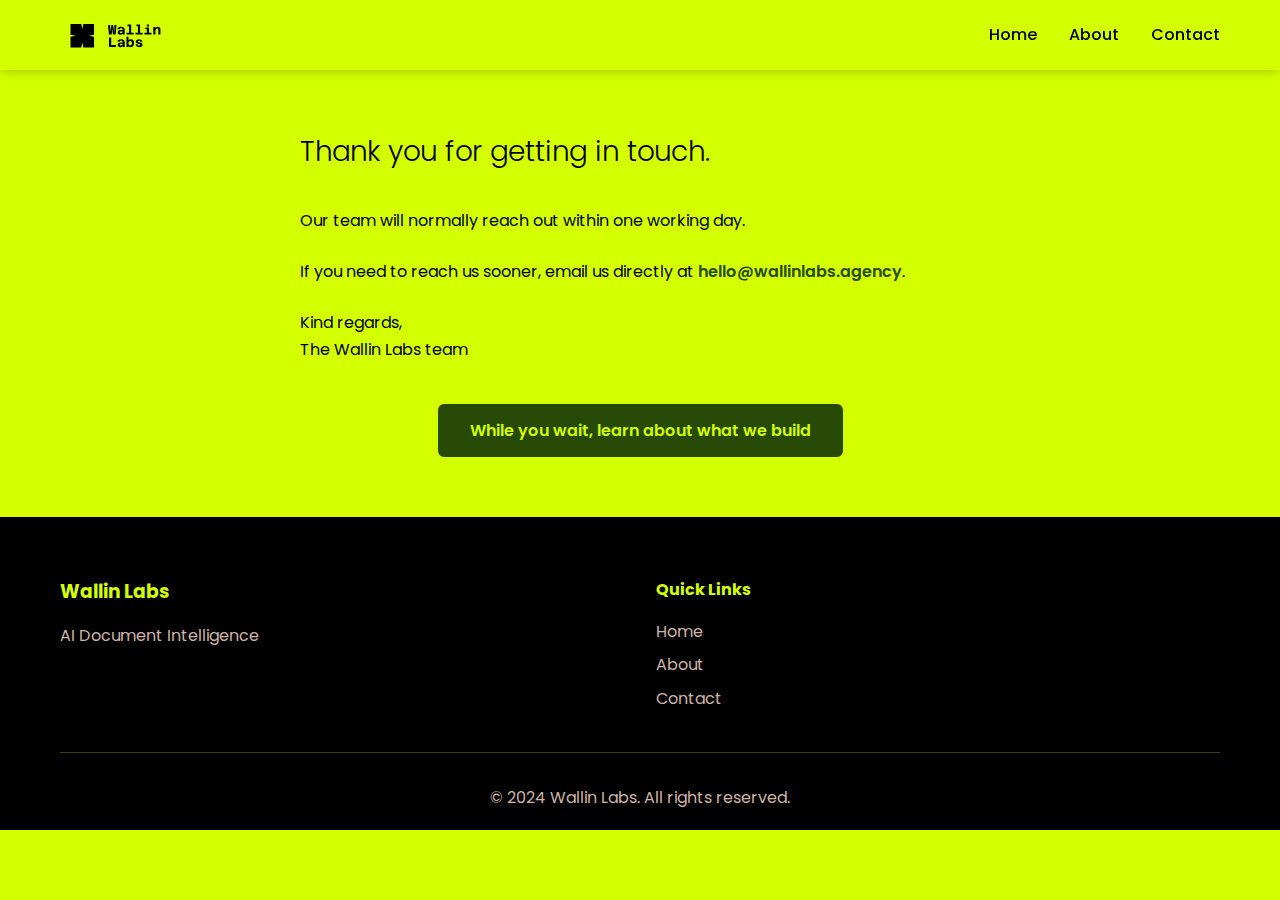
<file: thanks.html>
<!DOCTYPE html>
<html lang="en">
<head>
    <meta charset="UTF-8">
    <meta name="viewport" content="width=device-width, initial-scale=1.0">
    <title>Thank You - Wallin Labs</title>
    <link rel="icon" type="image/svg+xml" href="images/logo-square.svg">
    <link rel="stylesheet" href="styles.css">
    <link href="https://fonts.googleapis.com/css2?family=Poppins:wght@300;400;500;600;700&display=swap" rel="stylesheet">
    <!-- Google tag (gtag.js) -->
    <script async src="https://www.googletagmanager.com/gtag/js?id=G-RJ862CYCYK"></script>
    <script>
        window.dataLayer = window.dataLayer || [];
        function gtag(){dataLayer.push(arguments);}
        gtag('js', new Date());
        gtag('config', 'G-RJ862CYCYK');
    </script>
</head>
<body>
    <nav class="navbar">
        <div class="nav-container">
            <div class="nav-logo">
                <a href="index.html">
                    <img src="images/logo-horizontal.svg" alt="Wallin Labs" class="logo-img">
                </a>
            </div>
            <ul class="nav-menu">
                <li class="nav-item">
                    <a href="index.html" class="nav-link">Home</a>
                </li>
                <li class="nav-item">
                    <a href="about.html" class="nav-link">About</a>
                </li>
                <li class="nav-item">
                    <a href="contact.html" class="nav-link">Contact</a>
                </li>
            </ul>
            <div class="hamburger">
                <span class="bar"></span>
                <span class="bar"></span>
                <span class="bar"></span>
            </div>
        </div>
    </nav>

    <main>
        <section class="about-content" style="padding: 130px 0 60px;">
            <div class="container">
                <div style="max-width: 680px; margin: 0 auto;">
                    <h2 style="font-size: 1.75rem; font-weight: 300; margin-bottom: 2rem; color: #000;">Thank you for getting in touch.</h2>
                    <p style="margin-bottom: 1.5rem; color: #000; line-height: 1.7;">Our team will normally reach out within one working day.</p>
                    <p style="margin-bottom: 1.5rem; color: #000; line-height: 1.7;">If you need to reach us sooner, email us directly at <a href="mailto:hello@wallinlabs.agency" class="inline-link">hello@wallinlabs.agency</a>.</p>
                    <p style="margin-bottom: 2.5rem; color: #000; line-height: 1.7;">Kind regards,<br>The Wallin Labs team</p>
                    <div style="text-align: center;">
                        <a href="ai.html" class="btn btn-primary">While you wait, learn about what we build</a>
                    </div>
                </div>
            </div>
        </section>
    </main>

    <footer class="footer">
        <div class="container">
            <div class="footer-content">
                <div class="footer-section">
                    <h3>Wallin Labs</h3>
                    <p>AI Document Intelligence</p>
                </div>
                <div class="footer-section">
                    <h4>Quick Links</h4>
                    <ul>
                        <li><a href="index.html">Home</a></li>
                        <li><a href="about.html">About</a></li>
                        <li><a href="contact.html">Contact</a></li>
                    </ul>
                </div>
            </div>
            <div class="footer-bottom">
                <p>&copy; 2024 Wallin Labs. All rights reserved.</p>
            </div>
        </div>
    </footer>

    <script src="script.js"></script>
</body>
</html>
</file>
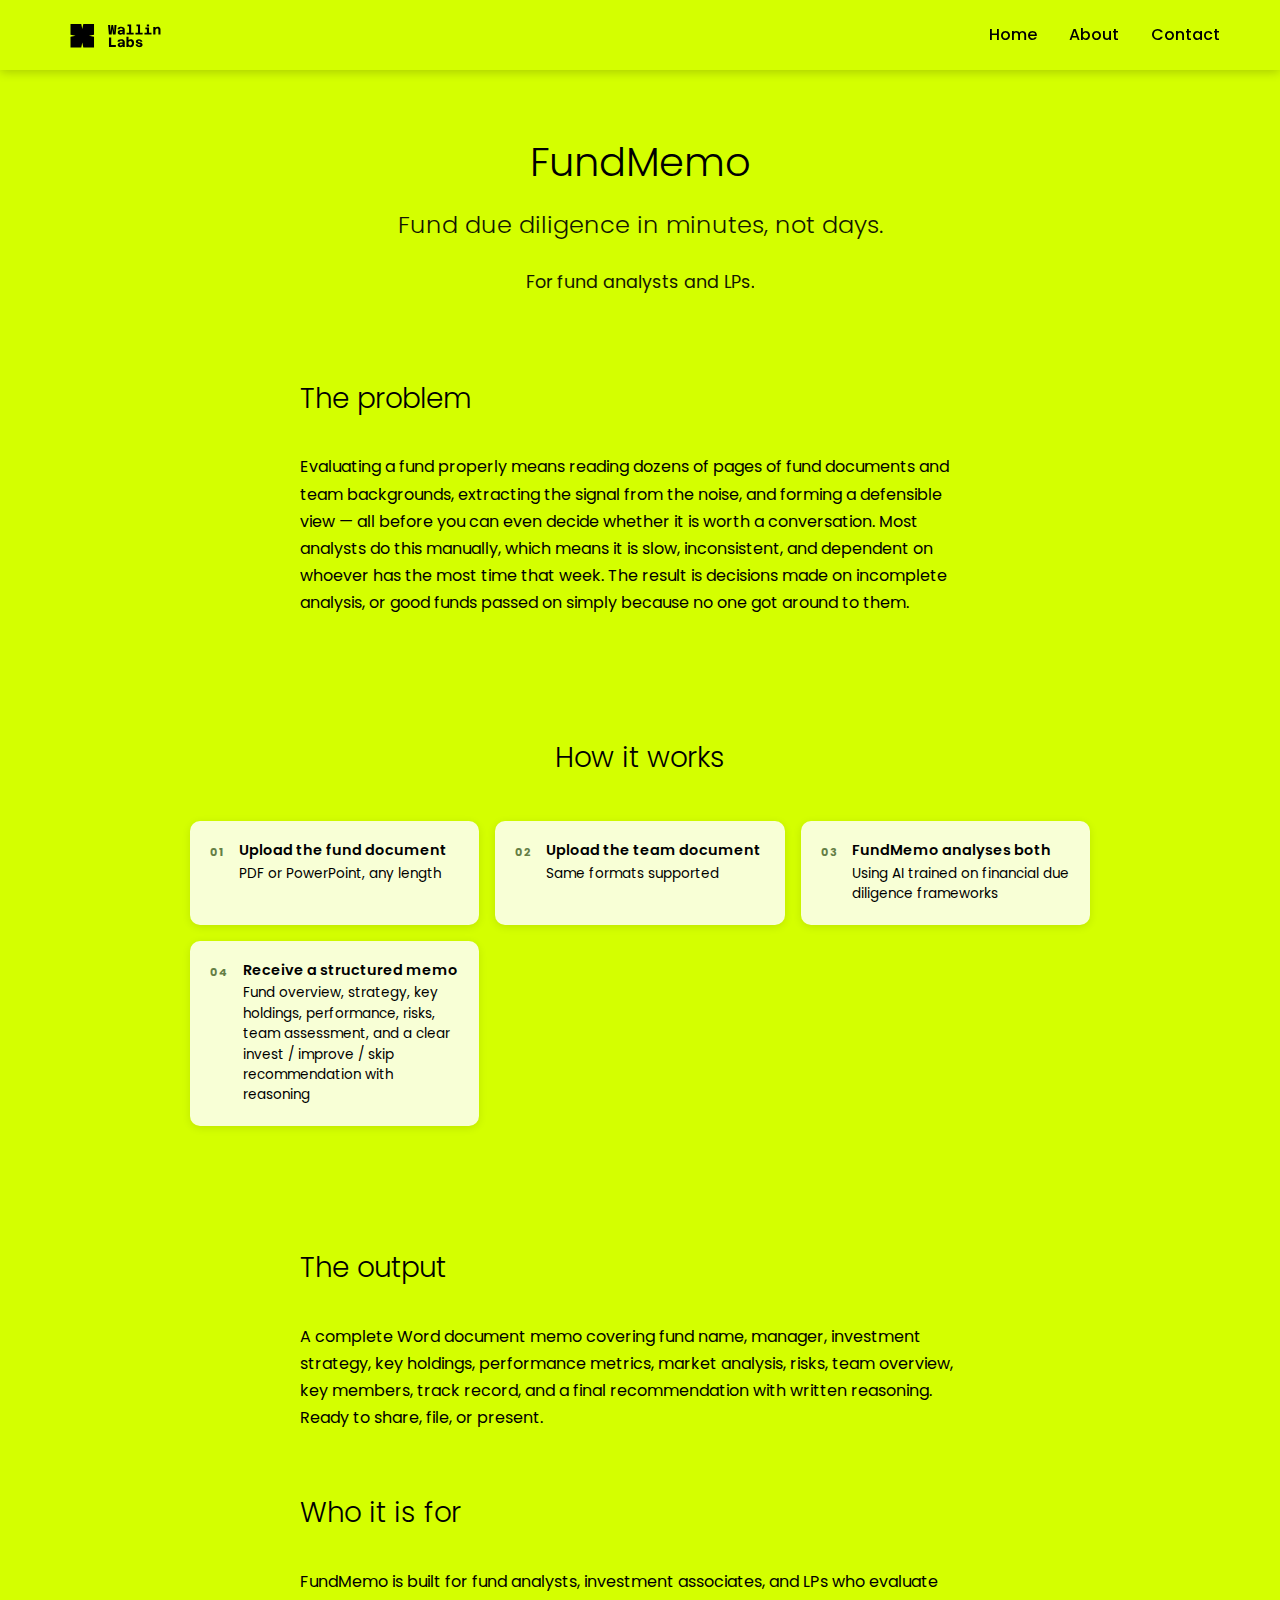
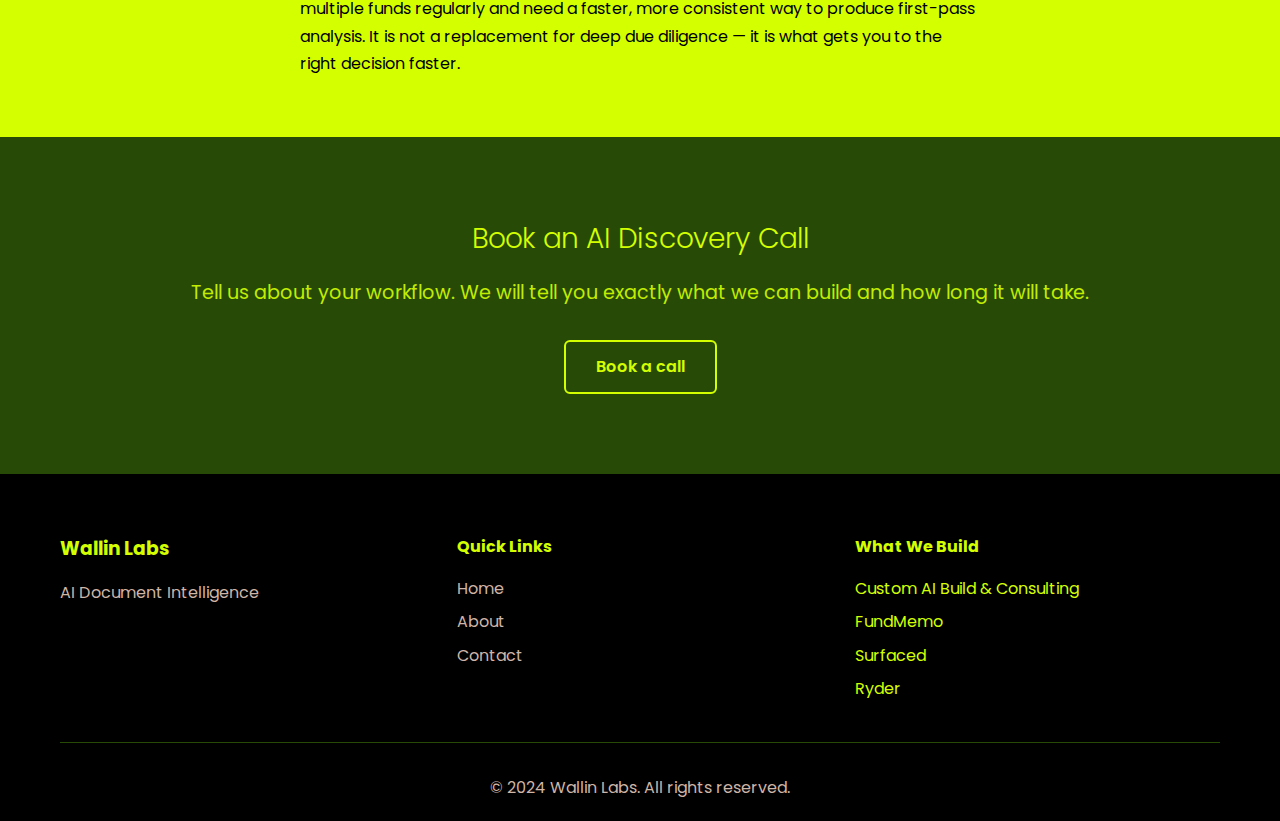
<file: apps/fundmemo.html>
<!DOCTYPE html>
<html lang="en">
<head>
    <meta charset="UTF-8">
    <meta name="viewport" content="width=device-width, initial-scale=1.0">
    <title>FundMemo - Wallin Labs</title>
    <link rel="icon" type="image/svg+xml" href="../images/logo-square.svg">
    <link rel="stylesheet" href="../styles.css">
    <link href="https://fonts.googleapis.com/css2?family=Poppins:wght@300;400;500;600;700&display=swap" rel="stylesheet">
    <!-- Google tag (gtag.js) -->
    <script async src="https://www.googletagmanager.com/gtag/js?id=G-RJ862CYCYK"></script>
    <script>
        window.dataLayer = window.dataLayer || [];
        function gtag(){dataLayer.push(arguments);}
        gtag('js', new Date());
        gtag('config', 'G-RJ862CYCYK');
    </script>
</head>
<body>
    <nav class="navbar">
        <div class="nav-container">
            <div class="nav-logo">
                <a href="../index.html">
                    <img src="../images/logo-horizontal.svg" alt="Wallin Labs" class="logo-img">
                </a>
            </div>
            <ul class="nav-menu">
                <li class="nav-item">
                    <a href="../index.html" class="nav-link">Home</a>
                </li>
                <li class="nav-item">
                    <a href="../about.html" class="nav-link">About</a>
                </li>
                <li class="nav-item">
                    <a href="../contact.html" class="nav-link">Contact</a>
                </li>
            </ul>
            <div class="hamburger">
                <span class="bar"></span>
                <span class="bar"></span>
                <span class="bar"></span>
            </div>
        </div>
    </nav>

    <main>

        <!-- HERO -->
        <section class="hero hero-slim" style="padding: 130px 0 40px;">
            <div class="hero-container">
                <div class="hero-content">
                    <h1 style="font-size: 2.5rem; font-weight: 300; margin-bottom: 0.75rem; color: #000;">FundMemo</h1>
                    <p class="hero-subtitle">Fund due diligence in minutes, not days.</p>
                    <p class="hero-description" style="margin-bottom: 0;">For fund analysts and LPs.</p>
                </div>
            </div>
        </section>

        <!-- THE PROBLEM -->
        <section class="about-content" style="padding: 40px 0 60px;">
            <div class="container">
                <div style="max-width: 680px; margin: 0 auto;">
                    <h2 style="font-size: 1.75rem; font-weight: 300; margin-bottom: 2rem; color: #000;">The problem</h2>
                    <p style="color: #000; line-height: 1.7;">Evaluating a fund properly means reading dozens of pages of fund documents and team backgrounds, extracting the signal from the noise, and forming a defensible view — all before you can even decide whether it is worth a conversation. Most analysts do this manually, which means it is slow, inconsistent, and dependent on whoever has the most time that week. The result is decisions made on incomplete analysis, or good funds passed on simply because no one got around to them.</p>
                </div>
            </div>
        </section>

        <!-- HOW IT WORKS -->
        <section class="services" style="padding: 60px 0;">
            <div class="container">
                <h2 style="font-size: 1.75rem; font-weight: 300; text-align: center; margin-bottom: 2.5rem; color: #000;">How it works</h2>
                <div style="display: grid; grid-template-columns: repeat(auto-fit, minmax(280px, 1fr)); gap: 1rem; max-width: 900px; margin: 0 auto;">

                    <div class="service-card" style="text-align: left; padding: 1.25rem; display: flex; gap: 0.875rem; align-items: flex-start;">
                        <span style="font-size: 0.7rem; font-weight: 700; color: #274A07; letter-spacing: 0.08em; flex-shrink: 0; padding-top: 3px; opacity: 0.7;">01</span>
                        <div>
                            <p style="font-weight: 600; font-size: 0.9rem; margin-bottom: 0.25rem; line-height: 1.3;">Upload the fund document</p>
                            <p style="font-size: 0.85rem; line-height: 1.5; margin: 0;">PDF or PowerPoint, any length</p>
                        </div>
                    </div>

                    <div class="service-card" style="text-align: left; padding: 1.25rem; display: flex; gap: 0.875rem; align-items: flex-start;">
                        <span style="font-size: 0.7rem; font-weight: 700; color: #274A07; letter-spacing: 0.08em; flex-shrink: 0; padding-top: 3px; opacity: 0.7;">02</span>
                        <div>
                            <p style="font-weight: 600; font-size: 0.9rem; margin-bottom: 0.25rem; line-height: 1.3;">Upload the team document</p>
                            <p style="font-size: 0.85rem; line-height: 1.5; margin: 0;">Same formats supported</p>
                        </div>
                    </div>

                    <div class="service-card" style="text-align: left; padding: 1.25rem; display: flex; gap: 0.875rem; align-items: flex-start;">
                        <span style="font-size: 0.7rem; font-weight: 700; color: #274A07; letter-spacing: 0.08em; flex-shrink: 0; padding-top: 3px; opacity: 0.7;">03</span>
                        <div>
                            <p style="font-weight: 600; font-size: 0.9rem; margin-bottom: 0.25rem; line-height: 1.3;">FundMemo analyses both</p>
                            <p style="font-size: 0.85rem; line-height: 1.5; margin: 0;">Using AI trained on financial due diligence frameworks</p>
                        </div>
                    </div>

                    <div class="service-card" style="text-align: left; padding: 1.25rem; display: flex; gap: 0.875rem; align-items: flex-start;">
                        <span style="font-size: 0.7rem; font-weight: 700; color: #274A07; letter-spacing: 0.08em; flex-shrink: 0; padding-top: 3px; opacity: 0.7;">04</span>
                        <div>
                            <p style="font-weight: 600; font-size: 0.9rem; margin-bottom: 0.25rem; line-height: 1.3;">Receive a structured memo</p>
                            <p style="font-size: 0.85rem; line-height: 1.5; margin: 0;">Fund overview, strategy, key holdings, performance, risks, team assessment, and a clear invest / improve / skip recommendation with reasoning</p>
                        </div>
                    </div>

                </div>
            </div>
        </section>

        <!-- THE OUTPUT -->
        <section class="about-content" style="padding: 60px 0;">
            <div class="container">
                <div style="max-width: 680px; margin: 0 auto;">
                    <h2 style="font-size: 1.75rem; font-weight: 300; margin-bottom: 2rem; color: #000;">The output</h2>
                    <p style="color: #000; line-height: 1.7;">A complete Word document memo covering fund name, manager, investment strategy, key holdings, performance metrics, market analysis, risks, team overview, key members, track record, and a final recommendation with written reasoning. Ready to share, file, or present.</p>
                </div>
            </div>
        </section>

        <!-- WHO IT'S FOR -->
        <section class="about-content" style="padding: 0 0 60px;">
            <div class="container">
                <div style="max-width: 680px; margin: 0 auto;">
                    <h2 style="font-size: 1.75rem; font-weight: 300; margin-bottom: 2rem; color: #000;">Who it is for</h2>
                    <p style="color: #000; line-height: 1.7;">FundMemo is built for fund analysts, investment associates, and LPs who evaluate multiple funds regularly and need a faster, more consistent way to produce first-pass analysis. It is not a replacement for deep due diligence — it is what gets you to the right decision faster.</p>
                </div>
            </div>
        </section>

        <!-- CTA -->
        <section class="cta">
            <div class="container">
                <div class="cta-content">
                    <h2 style="font-size: 1.75rem; font-weight: 300;">Book an AI Discovery Call</h2>
                    <p>Tell us about your workflow. We will tell you exactly what we can build and how long it will take.</p>
                    <a href="../contact.html" class="btn btn-primary" style="background-color: transparent; border-color: #D4FF00; color: #D4FF00;">Book a call</a>
                </div>
            </div>
        </section>

    </main>

    <footer class="footer">
        <div class="container">
            <div class="footer-content">
                <div class="footer-section">
                    <h3>Wallin Labs</h3>
                    <p>AI Document Intelligence</p>
                </div>
                <div class="footer-section">
                    <h4>Quick Links</h4>
                    <ul>
                        <li><a href="../index.html">Home</a></li>
                        <li><a href="../about.html">About</a></li>
                        <li><a href="../contact.html">Contact</a></li>
                    </ul>
                </div>
                <div class="footer-section">
                    <h4>What We Build</h4>
                    <ul>
                        <li>Custom AI Build &amp; Consulting</li>
                        <li>FundMemo</li>
                        <li>Surfaced</li>
                        <li>Ryder</li>
                    </ul>
                </div>
            </div>
            <div class="footer-bottom">
                <p>&copy; 2024 Wallin Labs. All rights reserved.</p>
            </div>
        </div>
    </footer>

    <script src="../script.js"></script>
</body>
</html>
</file>
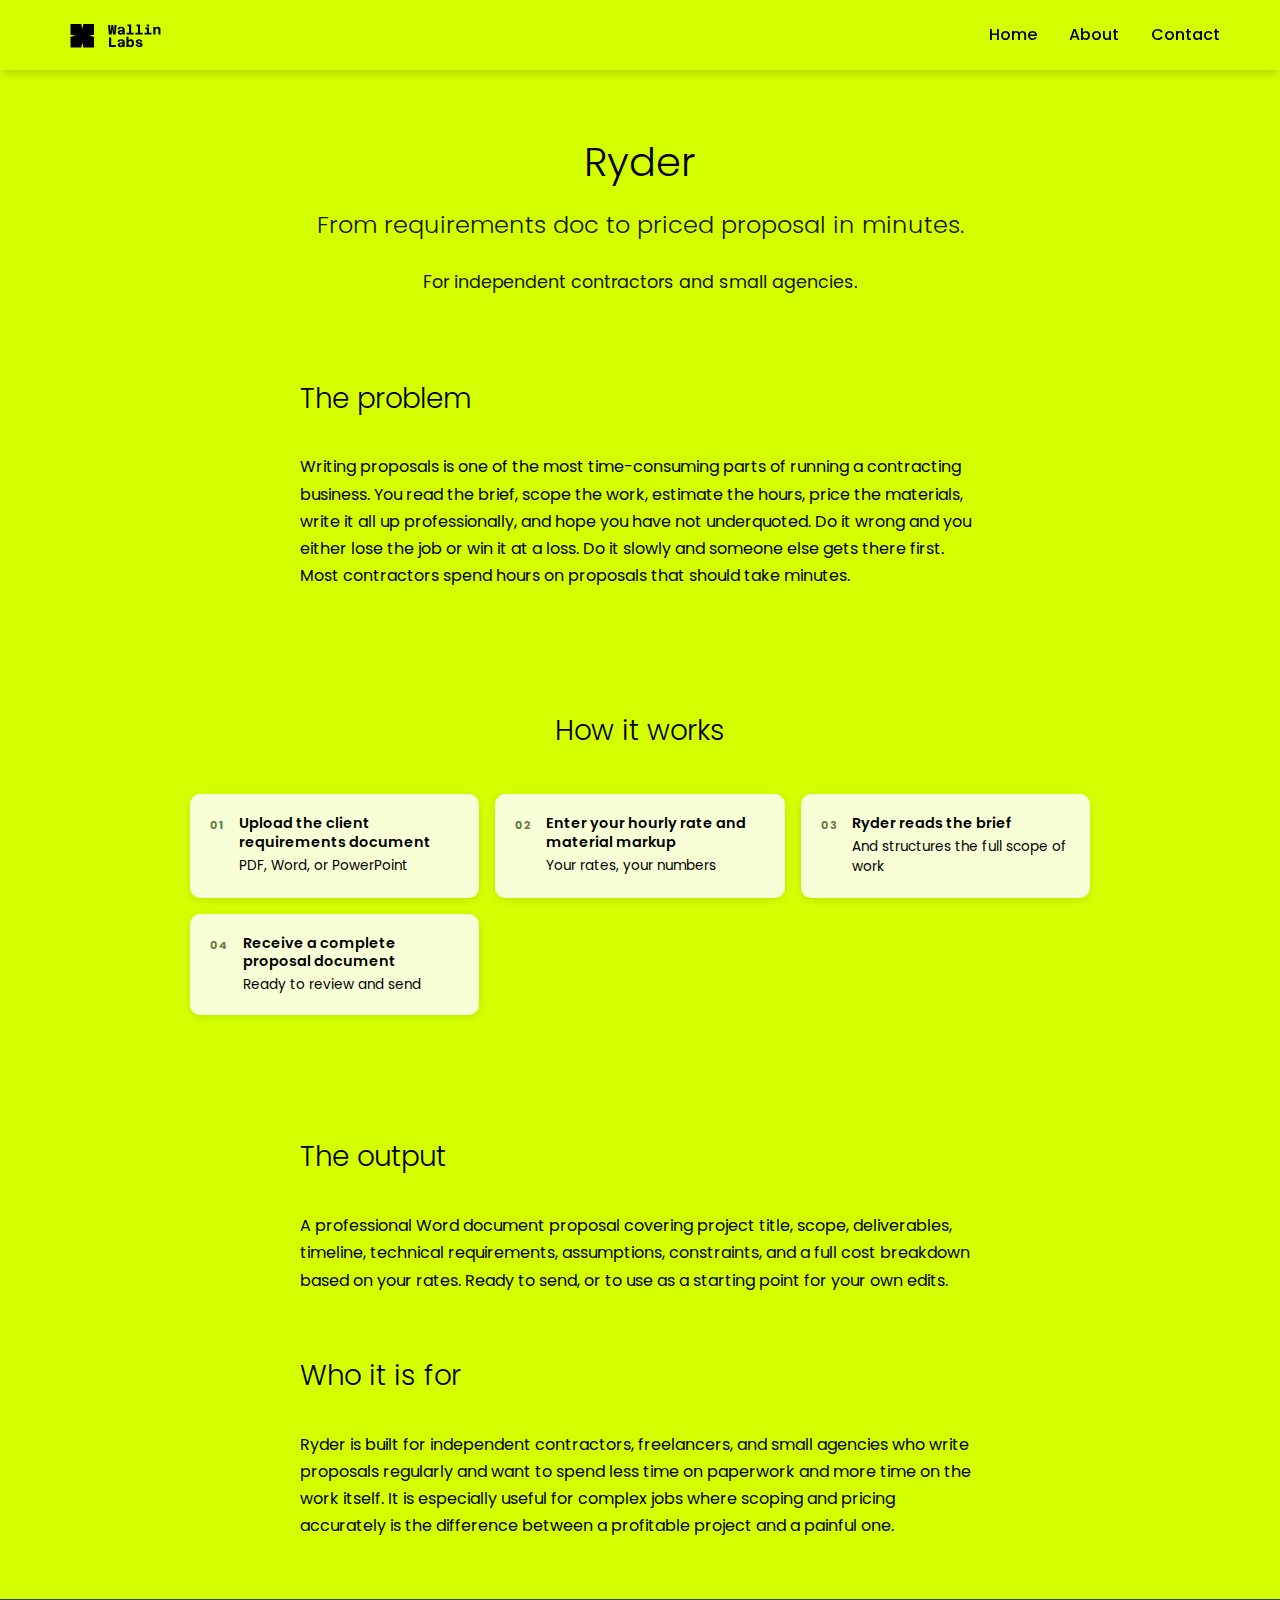
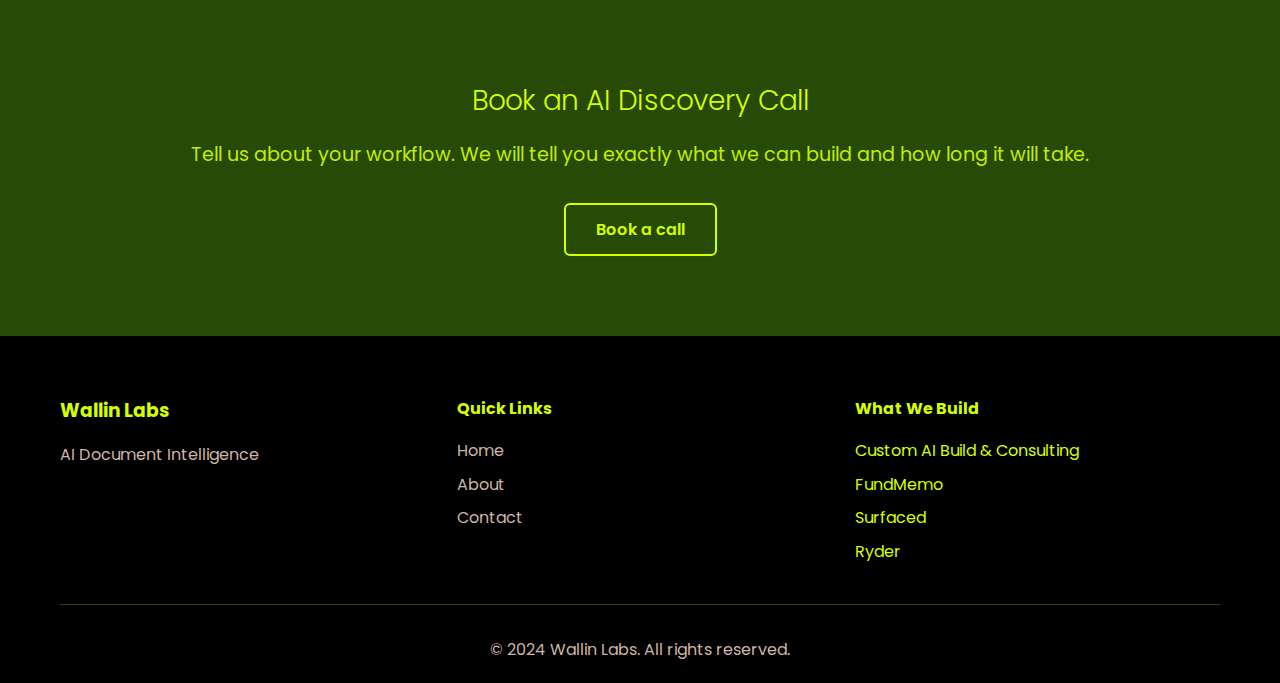
<file: apps/ryder.html>
<!DOCTYPE html>
<html lang="en">
<head>
    <meta charset="UTF-8">
    <meta name="viewport" content="width=device-width, initial-scale=1.0">
    <title>Ryder - Wallin Labs</title>
    <link rel="icon" type="image/svg+xml" href="../images/logo-square.svg">
    <link rel="stylesheet" href="../styles.css">
    <link href="https://fonts.googleapis.com/css2?family=Poppins:wght@300;400;500;600;700&display=swap" rel="stylesheet">
    <!-- Google tag (gtag.js) -->
    <script async src="https://www.googletagmanager.com/gtag/js?id=G-RJ862CYCYK"></script>
    <script>
        window.dataLayer = window.dataLayer || [];
        function gtag(){dataLayer.push(arguments);}
        gtag('js', new Date());
        gtag('config', 'G-RJ862CYCYK');
    </script>
</head>
<body>
    <nav class="navbar">
        <div class="nav-container">
            <div class="nav-logo">
                <a href="../index.html">
                    <img src="../images/logo-horizontal.svg" alt="Wallin Labs" class="logo-img">
                </a>
            </div>
            <ul class="nav-menu">
                <li class="nav-item">
                    <a href="../index.html" class="nav-link">Home</a>
                </li>
                <li class="nav-item">
                    <a href="../about.html" class="nav-link">About</a>
                </li>
                <li class="nav-item">
                    <a href="../contact.html" class="nav-link">Contact</a>
                </li>
            </ul>
            <div class="hamburger">
                <span class="bar"></span>
                <span class="bar"></span>
                <span class="bar"></span>
            </div>
        </div>
    </nav>

    <main>

        <!-- HERO -->
        <section class="hero hero-slim" style="padding: 130px 0 40px;">
            <div class="hero-container">
                <div class="hero-content">
                    <h1 style="font-size: 2.5rem; font-weight: 300; margin-bottom: 0.75rem; color: #000;">Ryder</h1>
                    <p class="hero-subtitle">From requirements doc to priced proposal in minutes.</p>
                    <p class="hero-description" style="margin-bottom: 0;">For independent contractors and small agencies.</p>
                </div>
            </div>
        </section>

        <!-- THE PROBLEM -->
        <section class="about-content" style="padding: 40px 0 60px;">
            <div class="container">
                <div style="max-width: 680px; margin: 0 auto;">
                    <h2 style="font-size: 1.75rem; font-weight: 300; margin-bottom: 2rem; color: #000;">The problem</h2>
                    <p style="color: #000; line-height: 1.7;">Writing proposals is one of the most time-consuming parts of running a contracting business. You read the brief, scope the work, estimate the hours, price the materials, write it all up professionally, and hope you have not underquoted. Do it wrong and you either lose the job or win it at a loss. Do it slowly and someone else gets there first. Most contractors spend hours on proposals that should take minutes.</p>
                </div>
            </div>
        </section>

        <!-- HOW IT WORKS -->
        <section class="services" style="padding: 60px 0;">
            <div class="container">
                <h2 style="font-size: 1.75rem; font-weight: 300; text-align: center; margin-bottom: 2.5rem; color: #000;">How it works</h2>
                <div style="display: grid; grid-template-columns: repeat(auto-fit, minmax(280px, 1fr)); gap: 1rem; max-width: 900px; margin: 0 auto;">

                    <div class="service-card" style="text-align: left; padding: 1.25rem; display: flex; gap: 0.875rem; align-items: flex-start;">
                        <span style="font-size: 0.7rem; font-weight: 700; color: #274A07; letter-spacing: 0.08em; flex-shrink: 0; padding-top: 3px; opacity: 0.7;">01</span>
                        <div>
                            <p style="font-weight: 600; font-size: 0.9rem; margin-bottom: 0.25rem; line-height: 1.3;">Upload the client requirements document</p>
                            <p style="font-size: 0.85rem; line-height: 1.5; margin: 0;">PDF, Word, or PowerPoint</p>
                        </div>
                    </div>

                    <div class="service-card" style="text-align: left; padding: 1.25rem; display: flex; gap: 0.875rem; align-items: flex-start;">
                        <span style="font-size: 0.7rem; font-weight: 700; color: #274A07; letter-spacing: 0.08em; flex-shrink: 0; padding-top: 3px; opacity: 0.7;">02</span>
                        <div>
                            <p style="font-weight: 600; font-size: 0.9rem; margin-bottom: 0.25rem; line-height: 1.3;">Enter your hourly rate and material markup</p>
                            <p style="font-size: 0.85rem; line-height: 1.5; margin: 0;">Your rates, your numbers</p>
                        </div>
                    </div>

                    <div class="service-card" style="text-align: left; padding: 1.25rem; display: flex; gap: 0.875rem; align-items: flex-start;">
                        <span style="font-size: 0.7rem; font-weight: 700; color: #274A07; letter-spacing: 0.08em; flex-shrink: 0; padding-top: 3px; opacity: 0.7;">03</span>
                        <div>
                            <p style="font-weight: 600; font-size: 0.9rem; margin-bottom: 0.25rem; line-height: 1.3;">Ryder reads the brief</p>
                            <p style="font-size: 0.85rem; line-height: 1.5; margin: 0;">And structures the full scope of work</p>
                        </div>
                    </div>

                    <div class="service-card" style="text-align: left; padding: 1.25rem; display: flex; gap: 0.875rem; align-items: flex-start;">
                        <span style="font-size: 0.7rem; font-weight: 700; color: #274A07; letter-spacing: 0.08em; flex-shrink: 0; padding-top: 3px; opacity: 0.7;">04</span>
                        <div>
                            <p style="font-weight: 600; font-size: 0.9rem; margin-bottom: 0.25rem; line-height: 1.3;">Receive a complete proposal document</p>
                            <p style="font-size: 0.85rem; line-height: 1.5; margin: 0;">Ready to review and send</p>
                        </div>
                    </div>

                </div>
            </div>
        </section>

        <!-- THE OUTPUT -->
        <section class="about-content" style="padding: 60px 0;">
            <div class="container">
                <div style="max-width: 680px; margin: 0 auto;">
                    <h2 style="font-size: 1.75rem; font-weight: 300; margin-bottom: 2rem; color: #000;">The output</h2>
                    <p style="color: #000; line-height: 1.7;">A professional Word document proposal covering project title, scope, deliverables, timeline, technical requirements, assumptions, constraints, and a full cost breakdown based on your rates. Ready to send, or to use as a starting point for your own edits.</p>
                </div>
            </div>
        </section>

        <!-- WHO IT'S FOR -->
        <section class="about-content" style="padding: 0 0 60px;">
            <div class="container">
                <div style="max-width: 680px; margin: 0 auto;">
                    <h2 style="font-size: 1.75rem; font-weight: 300; margin-bottom: 2rem; color: #000;">Who it is for</h2>
                    <p style="color: #000; line-height: 1.7;">Ryder is built for independent contractors, freelancers, and small agencies who write proposals regularly and want to spend less time on paperwork and more time on the work itself. It is especially useful for complex jobs where scoping and pricing accurately is the difference between a profitable project and a painful one.</p>
                </div>
            </div>
        </section>

        <!-- CTA -->
        <section class="cta">
            <div class="container">
                <div class="cta-content">
                    <h2 style="font-size: 1.75rem; font-weight: 300;">Book an AI Discovery Call</h2>
                    <p>Tell us about your workflow. We will tell you exactly what we can build and how long it will take.</p>
                    <a href="../contact.html" class="btn btn-primary" style="background-color: transparent; border-color: #D4FF00; color: #D4FF00;">Book a call</a>
                </div>
            </div>
        </section>

    </main>

    <footer class="footer">
        <div class="container">
            <div class="footer-content">
                <div class="footer-section">
                    <h3>Wallin Labs</h3>
                    <p>AI Document Intelligence</p>
                </div>
                <div class="footer-section">
                    <h4>Quick Links</h4>
                    <ul>
                        <li><a href="../index.html">Home</a></li>
                        <li><a href="../about.html">About</a></li>
                        <li><a href="../contact.html">Contact</a></li>
                    </ul>
                </div>
                <div class="footer-section">
                    <h4>What We Build</h4>
                    <ul>
                        <li>Custom AI Build &amp; Consulting</li>
                        <li>FundMemo</li>
                        <li>Surfaced</li>
                        <li>Ryder</li>
                    </ul>
                </div>
            </div>
            <div class="footer-bottom">
                <p>&copy; 2024 Wallin Labs. All rights reserved.</p>
            </div>
        </div>
    </footer>

    <script src="../script.js"></script>
</body>
</html>
</file>
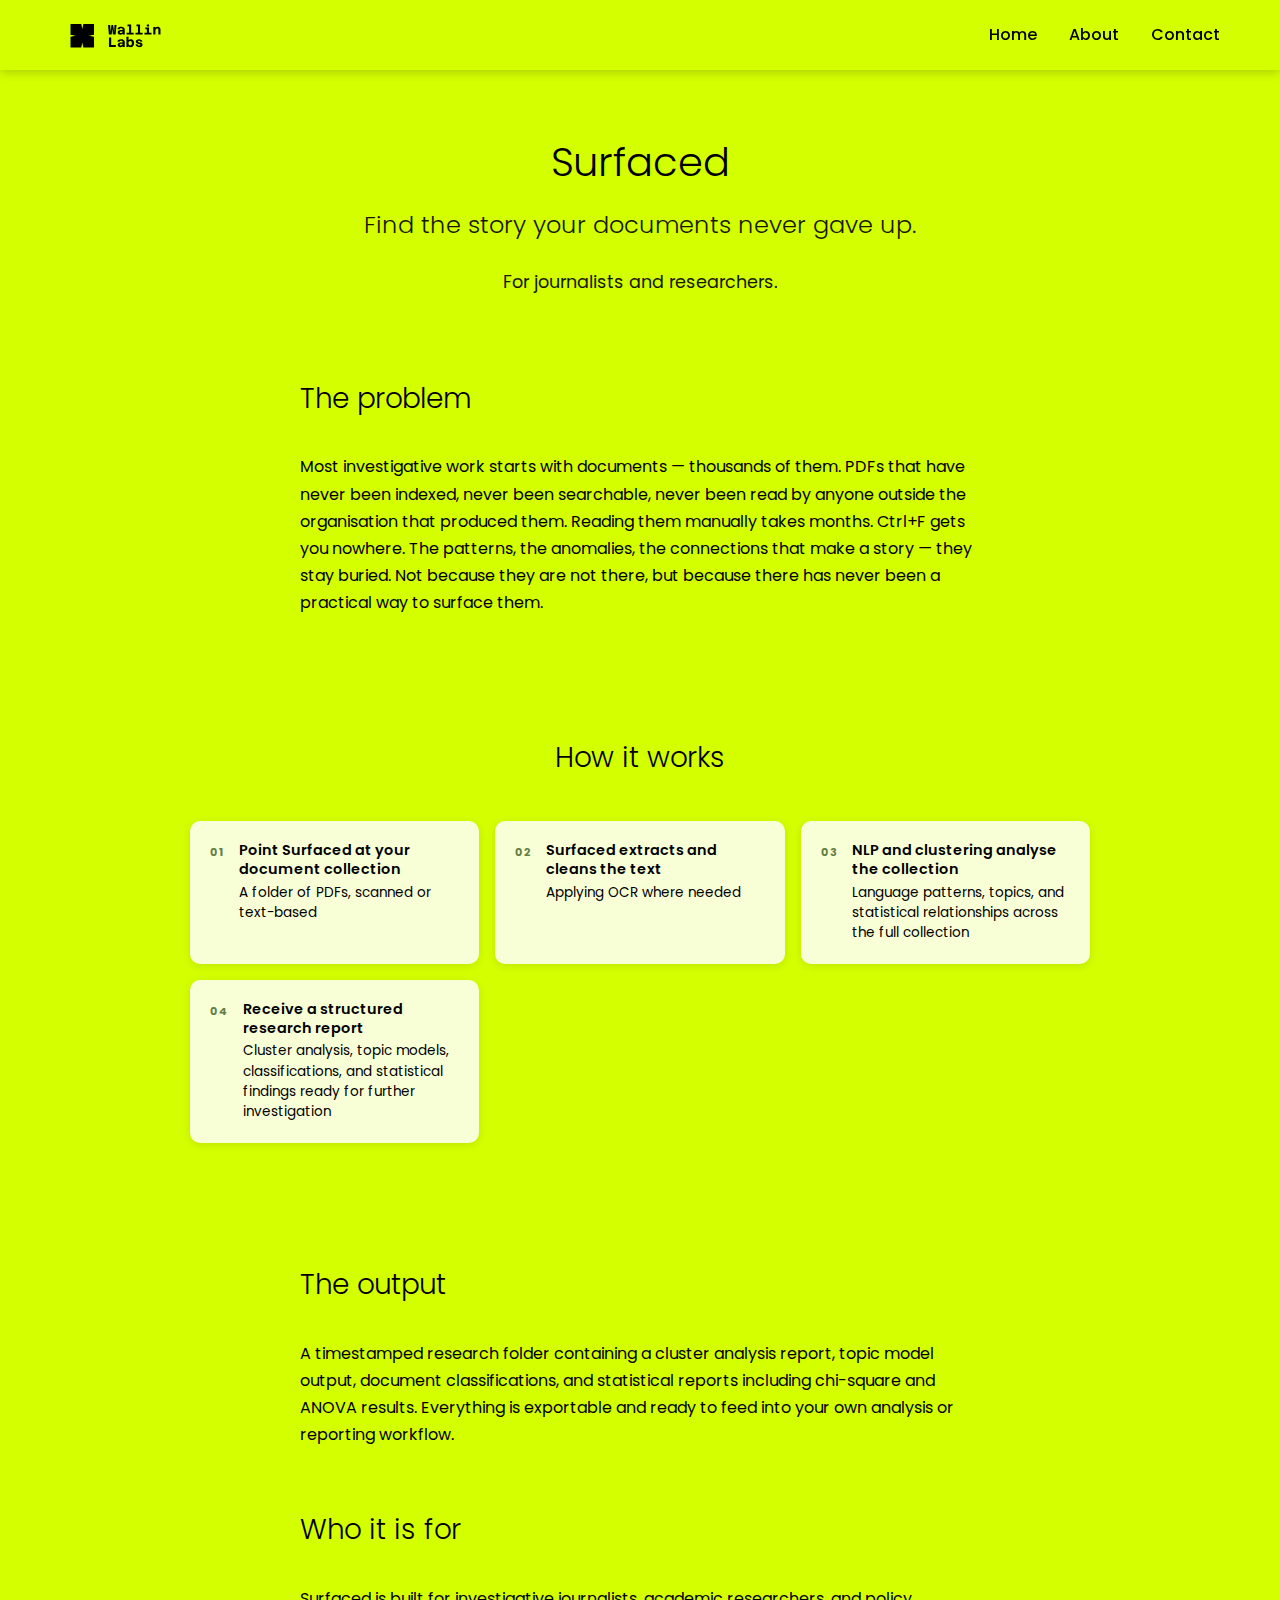
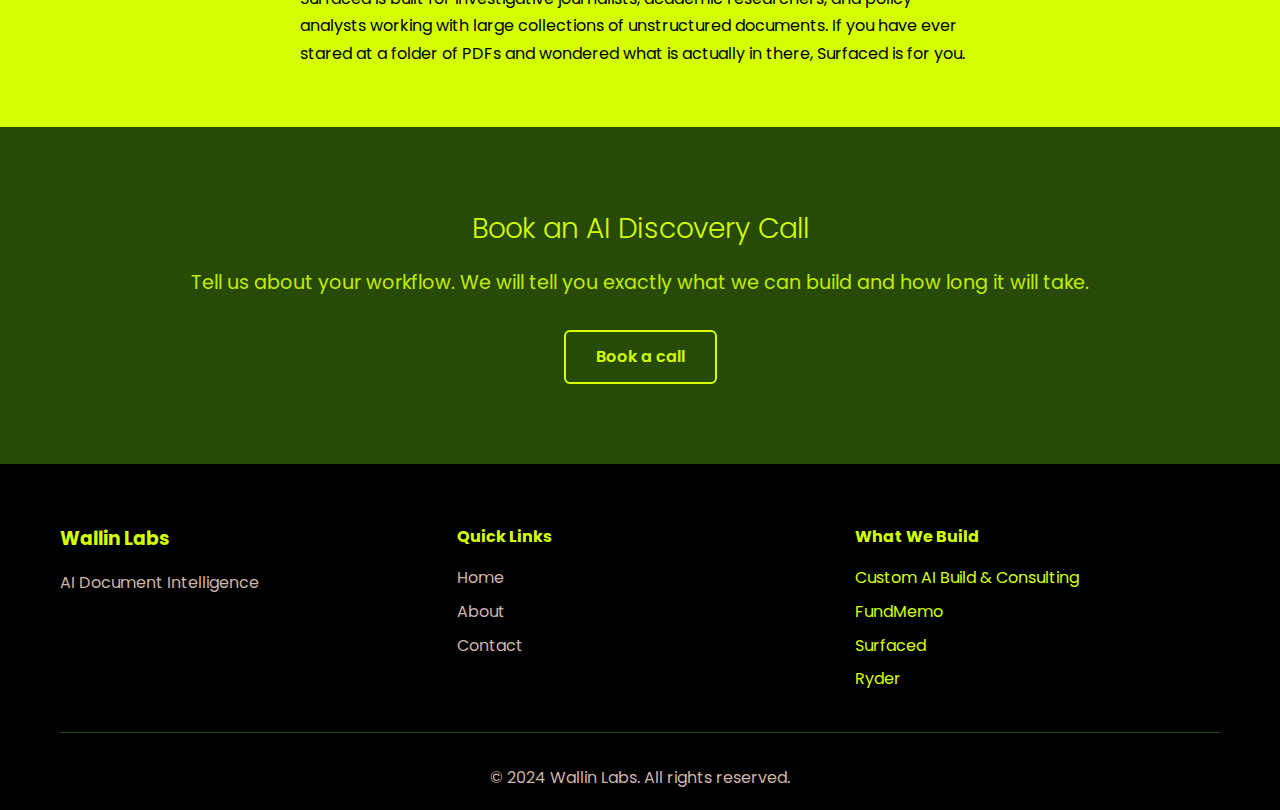
<file: apps/surfaced.html>
<!DOCTYPE html>
<html lang="en">
<head>
    <meta charset="UTF-8">
    <meta name="viewport" content="width=device-width, initial-scale=1.0">
    <title>Surfaced - Wallin Labs</title>
    <link rel="icon" type="image/svg+xml" href="../images/logo-square.svg">
    <link rel="stylesheet" href="../styles.css">
    <link href="https://fonts.googleapis.com/css2?family=Poppins:wght@300;400;500;600;700&display=swap" rel="stylesheet">
    <!-- Google tag (gtag.js) -->
    <script async src="https://www.googletagmanager.com/gtag/js?id=G-RJ862CYCYK"></script>
    <script>
        window.dataLayer = window.dataLayer || [];
        function gtag(){dataLayer.push(arguments);}
        gtag('js', new Date());
        gtag('config', 'G-RJ862CYCYK');
    </script>
</head>
<body>
    <nav class="navbar">
        <div class="nav-container">
            <div class="nav-logo">
                <a href="../index.html">
                    <img src="../images/logo-horizontal.svg" alt="Wallin Labs" class="logo-img">
                </a>
            </div>
            <ul class="nav-menu">
                <li class="nav-item">
                    <a href="../index.html" class="nav-link">Home</a>
                </li>
                <li class="nav-item">
                    <a href="../about.html" class="nav-link">About</a>
                </li>
                <li class="nav-item">
                    <a href="../contact.html" class="nav-link">Contact</a>
                </li>
            </ul>
            <div class="hamburger">
                <span class="bar"></span>
                <span class="bar"></span>
                <span class="bar"></span>
            </div>
        </div>
    </nav>

    <main>

        <!-- HERO -->
        <section class="hero hero-slim" style="padding: 130px 0 40px;">
            <div class="hero-container">
                <div class="hero-content">
                    <h1 style="font-size: 2.5rem; font-weight: 300; margin-bottom: 0.75rem; color: #000;">Surfaced</h1>
                    <p class="hero-subtitle">Find the story your documents never gave up.</p>
                    <p class="hero-description" style="margin-bottom: 0;">For journalists and researchers.</p>
                </div>
            </div>
        </section>

        <!-- THE PROBLEM -->
        <section class="about-content" style="padding: 40px 0 60px;">
            <div class="container">
                <div style="max-width: 680px; margin: 0 auto;">
                    <h2 style="font-size: 1.75rem; font-weight: 300; margin-bottom: 2rem; color: #000;">The problem</h2>
                    <p style="color: #000; line-height: 1.7;">Most investigative work starts with documents — thousands of them. PDFs that have never been indexed, never been searchable, never been read by anyone outside the organisation that produced them. Reading them manually takes months. Ctrl+F gets you nowhere. The patterns, the anomalies, the connections that make a story — they stay buried. Not because they are not there, but because there has never been a practical way to surface them.</p>
                </div>
            </div>
        </section>

        <!-- HOW IT WORKS -->
        <section class="services" style="padding: 60px 0;">
            <div class="container">
                <h2 style="font-size: 1.75rem; font-weight: 300; text-align: center; margin-bottom: 2.5rem; color: #000;">How it works</h2>
                <div style="display: grid; grid-template-columns: repeat(auto-fit, minmax(280px, 1fr)); gap: 1rem; max-width: 900px; margin: 0 auto;">

                    <div class="service-card" style="text-align: left; padding: 1.25rem; display: flex; gap: 0.875rem; align-items: flex-start;">
                        <span style="font-size: 0.7rem; font-weight: 700; color: #274A07; letter-spacing: 0.08em; flex-shrink: 0; padding-top: 3px; opacity: 0.7;">01</span>
                        <div>
                            <p style="font-weight: 600; font-size: 0.9rem; margin-bottom: 0.25rem; line-height: 1.3;">Point Surfaced at your document collection</p>
                            <p style="font-size: 0.85rem; line-height: 1.5; margin: 0;">A folder of PDFs, scanned or text-based</p>
                        </div>
                    </div>

                    <div class="service-card" style="text-align: left; padding: 1.25rem; display: flex; gap: 0.875rem; align-items: flex-start;">
                        <span style="font-size: 0.7rem; font-weight: 700; color: #274A07; letter-spacing: 0.08em; flex-shrink: 0; padding-top: 3px; opacity: 0.7;">02</span>
                        <div>
                            <p style="font-weight: 600; font-size: 0.9rem; margin-bottom: 0.25rem; line-height: 1.3;">Surfaced extracts and cleans the text</p>
                            <p style="font-size: 0.85rem; line-height: 1.5; margin: 0;">Applying OCR where needed</p>
                        </div>
                    </div>

                    <div class="service-card" style="text-align: left; padding: 1.25rem; display: flex; gap: 0.875rem; align-items: flex-start;">
                        <span style="font-size: 0.7rem; font-weight: 700; color: #274A07; letter-spacing: 0.08em; flex-shrink: 0; padding-top: 3px; opacity: 0.7;">03</span>
                        <div>
                            <p style="font-weight: 600; font-size: 0.9rem; margin-bottom: 0.25rem; line-height: 1.3;">NLP and clustering analyse the collection</p>
                            <p style="font-size: 0.85rem; line-height: 1.5; margin: 0;">Language patterns, topics, and statistical relationships across the full collection</p>
                        </div>
                    </div>

                    <div class="service-card" style="text-align: left; padding: 1.25rem; display: flex; gap: 0.875rem; align-items: flex-start;">
                        <span style="font-size: 0.7rem; font-weight: 700; color: #274A07; letter-spacing: 0.08em; flex-shrink: 0; padding-top: 3px; opacity: 0.7;">04</span>
                        <div>
                            <p style="font-weight: 600; font-size: 0.9rem; margin-bottom: 0.25rem; line-height: 1.3;">Receive a structured research report</p>
                            <p style="font-size: 0.85rem; line-height: 1.5; margin: 0;">Cluster analysis, topic models, classifications, and statistical findings ready for further investigation</p>
                        </div>
                    </div>

                </div>
            </div>
        </section>

        <!-- THE OUTPUT -->
        <section class="about-content" style="padding: 60px 0;">
            <div class="container">
                <div style="max-width: 680px; margin: 0 auto;">
                    <h2 style="font-size: 1.75rem; font-weight: 300; margin-bottom: 2rem; color: #000;">The output</h2>
                    <p style="color: #000; line-height: 1.7;">A timestamped research folder containing a cluster analysis report, topic model output, document classifications, and statistical reports including chi-square and ANOVA results. Everything is exportable and ready to feed into your own analysis or reporting workflow.</p>
                </div>
            </div>
        </section>

        <!-- WHO IT'S FOR -->
        <section class="about-content" style="padding: 0 0 60px;">
            <div class="container">
                <div style="max-width: 680px; margin: 0 auto;">
                    <h2 style="font-size: 1.75rem; font-weight: 300; margin-bottom: 2rem; color: #000;">Who it is for</h2>
                    <p style="color: #000; line-height: 1.7;">Surfaced is built for investigative journalists, academic researchers, and policy analysts working with large collections of unstructured documents. If you have ever stared at a folder of PDFs and wondered what is actually in there, Surfaced is for you.</p>
                </div>
            </div>
        </section>

        <!-- CTA -->
        <section class="cta">
            <div class="container">
                <div class="cta-content">
                    <h2 style="font-size: 1.75rem; font-weight: 300;">Book an AI Discovery Call</h2>
                    <p>Tell us about your workflow. We will tell you exactly what we can build and how long it will take.</p>
                    <a href="../contact.html" class="btn btn-primary" style="background-color: transparent; border-color: #D4FF00; color: #D4FF00;">Book a call</a>
                </div>
            </div>
        </section>

    </main>

    <footer class="footer">
        <div class="container">
            <div class="footer-content">
                <div class="footer-section">
                    <h3>Wallin Labs</h3>
                    <p>AI Document Intelligence</p>
                </div>
                <div class="footer-section">
                    <h4>Quick Links</h4>
                    <ul>
                        <li><a href="../index.html">Home</a></li>
                        <li><a href="../about.html">About</a></li>
                        <li><a href="../contact.html">Contact</a></li>
                    </ul>
                </div>
                <div class="footer-section">
                    <h4>What We Build</h4>
                    <ul>
                        <li>Custom AI Build &amp; Consulting</li>
                        <li>FundMemo</li>
                        <li>Surfaced</li>
                        <li>Ryder</li>
                    </ul>
                </div>
            </div>
            <div class="footer-bottom">
                <p>&copy; 2024 Wallin Labs. All rights reserved.</p>
            </div>
        </div>
    </footer>

    <script src="../script.js"></script>
</body>
</html>
</file>
<file: styles.css>
/* Reset and Base Styles */
* {
    margin: 0;
    padding: 0;
    box-sizing: border-box;
}

body {
    font-family: 'Poppins', sans-serif;
    line-height: 1.6;
    color: #000000;
    background-color: #D4FF00;
}

.container {
    max-width: 1200px;
    margin: 0 auto;
    padding: 0 20px;
}

/* Navigation */
.navbar {
    background-color: #D4FF00;
    box-shadow: 0 2px 10px rgba(0, 0, 0, 0.2);
    position: fixed;
    top: 0;
    width: 100%;
    z-index: 1000;
}

.nav-container {
    max-width: 1200px;
    margin: 0 auto;
    padding: 0 20px;
    display: flex;
    justify-content: space-between;
    align-items: center;
    height: 70px;
}

.nav-logo a {
    display: flex;
    align-items: center;
    text-decoration: none;
    color: #000000;
}

.logo-img {
    height: 40px;
    width: auto;
    max-width: 200px;
    transition: transform 0.3s ease;
}

.logo-img:hover {
    transform: scale(1.05);
}

.nav-menu {
    display: flex;
    list-style: none;
    gap: 2rem;
}

.nav-link {
    color: #000000;
    text-decoration: none;
    font-weight: 500;
    transition: color 0.3s ease;
}

.nav-link:hover,
.nav-link.active {
    color: #274A07;
}

.hamburger {
    display: none;
    flex-direction: column;
    cursor: pointer;
}

.bar {
    width: 25px;
    height: 3px;
    background-color: #000000;
    margin: 3px 0;
    transition: 0.3s;
}

/* Hero Section */
.hero {
    background: #D4FF00;
    color: #000000;
    padding: 100px 0 60px;
    text-align: center;
}

.hero-container {
    max-width: 800px;
    margin: 0 auto;
    padding: 0 20px;
}

.hero-logo {
    margin-bottom: 1.5rem;
    display: flex;
    justify-content: center;
}

.hero-logo-img {
    height: 120px;
    width: auto;
    max-width: 550px;
    transition: transform 0.3s ease;
}

.hero-logo-img:hover {
    transform: scale(1.05);
}

.hero-subtitle {
    font-size: 1.5rem;
    font-weight: 300;
    margin-bottom: 1.5rem;
    opacity: 0.9;
}

.hero-description {
    font-size: 1.1rem;
    margin-bottom: 2.5rem;
    opacity: 0.9;
    max-width: 600px;
    margin-left: auto;
    margin-right: auto;
}

.hero-buttons {
    display: flex;
    gap: 1rem;
    justify-content: center;
    flex-wrap: wrap;
}

.hero-slim {
    padding: 110px 0 10px;
}

.services-buttons {
    display: flex;
    gap: 1rem;
    justify-content: center;
    flex-wrap: wrap;
    margin-top: 2.5rem;
}

/* Buttons */
.btn {
    display: inline-block;
    padding: 12px 30px;
    border-radius: 6px;
    text-decoration: none;
    font-weight: 600;
    transition: all 0.3s ease;
    border: 2px solid transparent;
    cursor: pointer;
    font-size: 1rem;
}

.btn-primary {
    background-color: #274A07;
    color: #D4FF00;
    border-color: #274A07;
}

.btn-primary:hover {
    background-color: #1a3505;
    border-color: #1a3505;
    transform: translateY(-2px);
}

.btn-secondary {
    background-color: transparent;
    color: #000000;
    border-color: #000000;
}

.btn-secondary:hover {
    background-color: #000000;
    color: #D4FF00;
    transform: translateY(-2px);
}

/* Services Section */
.services {
    padding: 20px 0 60px;
    background-color: #D4FF00;
}

.section-title {
    text-align: center;
    font-size: 2.5rem;
    font-weight: 700;
    margin-bottom: 3rem;
    color: #000000;
}

.services-grid {
    display: grid;
    grid-template-columns: repeat(auto-fit, minmax(300px, 1fr));
    gap: 2rem;
}

.service-card {
    background: #F8FFD6;
    padding: 2rem;
    border-radius: 10px;
    box-shadow: 0 2px 8px rgba(0, 0, 0, 0.1);
    text-align: center;
    transition: transform 0.3s ease, box-shadow 0.3s ease;
    border: none;
}

.service-card:hover {
    transform: translateY(-5px);
    box-shadow: 0 4px 16px rgba(0, 0, 0, 0.15);
}

.service-card h3 {
    font-size: 1.5rem;
    font-weight: 600;
    margin-bottom: 1rem;
    color: #000000;
}

.service-card p {
    color: #000000;
    line-height: 1.6;
}

/* CTA Section */
.cta {
    background: #274A07;
    color: #D4FF00;
    padding: 80px 0;
    text-align: center;
}

.cta-content h2 {
    font-size: 2.5rem;
    font-weight: 700;
    margin-bottom: 1rem;
}

.cta-content p {
    font-size: 1.2rem;
    margin-bottom: 2rem;
    opacity: 0.9;
}

/* Page Header */
.page-header {
    background: #D4FF00;
    color: #000000;
    padding: 100px 0 60px;
    text-align: center;
}

.page-header-logo {
    margin-bottom: 1.5rem;
    display: flex;
    justify-content: center;
}

.page-header-logo-img {
    height: 120px;
    width: auto;
    max-width: 550px;
    transition: transform 0.3s ease;
}

.page-header-logo-img:hover {
    transform: scale(1.05);
}

.page-header-buttons {
    margin-top: 2rem;
    display: flex;
    justify-content: center;
}

.page-header p {
    font-size: 1.2rem;
    opacity: 0.9;
}

/* About Content */
.about-content {
    padding: 40px 0;
}

.about-grid {
    display: grid;
    grid-template-columns: 2fr 1fr;
    gap: 4rem;
    align-items: start;
}

.about-text h2 {
    font-size: 2rem;
    font-weight: 600;
    margin-bottom: 1rem;
    color: #000000;
}

.about-text p {
    margin-bottom: 2rem;
    color: #000000;
    line-height: 1.7;
}

.inline-link {
    color: #274A07;
    text-decoration: none;
    font-weight: 600;
    transition: color 0.3s ease;
}

.inline-link:hover {
    color: #1a3505;
    text-decoration: underline;
}

.feature-list {
    list-style: none;
    padding: 0;
}

.feature-list li {
    padding: 0.5rem 0;
    color: #000000;
    position: relative;
    padding-left: 1.5rem;
}

.feature-list li::before {
    content: "✓";
    position: absolute;
    left: 0;
    color: #274A07;
    font-weight: bold;
}

.about-stats {
    display: flex;
    flex-direction: column;
    gap: 2rem;
}

.stat-item {
    text-align: center;
    padding: 2rem;
    background: #F8FFD6;
    border-radius: 10px;
    box-shadow: 0 2px 8px rgba(0, 0, 0, 0.1);
    border: none;
    transition: transform 0.3s ease, box-shadow 0.3s ease;
}

.stat-item h3 {
    font-size: 2.5rem;
    font-weight: 700;
    color: #000000;
    margin-bottom: 0.5rem;
}

.stat-item p {
    color: #000000;
    font-weight: 500;
}

.stat-item:hover {
    transform: translateY(-3px);
    box-shadow: 0 4px 16px rgba(0, 0, 0, 0.15);
}

/* Contact Content */
.contact-content {
    padding: 40px 0;
}

.contact-form-wrapper {
    max-width: 600px;
    margin: 0 auto;
    text-align: center;
}

.contact-form-wrapper h2 {
    font-size: 2rem;
    font-weight: 600;
    margin-bottom: 1rem;
    color: #000000;
}

.contact-form-wrapper p {
    margin-bottom: 2rem;
    color: #000000;
    font-size: 1.1rem;
}

.contact-grid {
    display: grid;
    grid-template-columns: 1fr 1fr;
    gap: 4rem;
}

.contact-info h2 {
    font-size: 2rem;
    font-weight: 600;
    margin-bottom: 1rem;
    color: #000000;
}

.contact-info p {
    margin-bottom: 2rem;
    color: #000000;
    line-height: 1.7;
}

.contact-methods {
    display: flex;
    flex-direction: column;
    gap: 2rem;
}

.contact-method {
    padding: 1.5rem;
    background: #F8FFD6;
    border-radius: 10px;
    box-shadow: 0 2px 8px rgba(0, 0, 0, 0.1);
    border: none;
    transition: transform 0.3s ease, box-shadow 0.3s ease;
}

.contact-method h3 {
    font-size: 1.2rem;
    font-weight: 600;
    margin-bottom: 0.5rem;
    color: #000000;
}

.contact-method p {
    margin-bottom: 1rem;
    color: #000000;
}

.contact-method:hover {
    transform: translateY(-3px);
    box-shadow: 0 4px 16px rgba(0, 0, 0, 0.15);
}

.contact-link {
    color: #D4FF00;
    text-decoration: none;
    font-weight: 600;
    background-color: #000000;
    padding: 0.5rem 1rem;
    border-radius: 4px;
    display: inline-block;
    transition: all 0.3s ease;
}

.contact-link:hover {
    background-color: #274A07;
    color: #D4FF00;
}

/* Contact Form */
.contact-form-container {
    background: #F8FFD6;
    padding: 2rem;
    border-radius: 10px;
    box-shadow: 0 2px 8px rgba(0, 0, 0, 0.1);
    border: none;
    transition: transform 0.3s ease, box-shadow 0.3s ease;
}

.contact-form h3 {
    font-size: 1.5rem;
    font-weight: 600;
    margin-bottom: 1.5rem;
    color: #000000;
}

.form-group {
    margin-bottom: 1.5rem;
}

.form-group label {
    display: block;
    margin-bottom: 0.5rem;
    font-weight: 500;
    color: #000000;
}

.form-group input,
.form-group select,
.form-group textarea {
    width: 100%;
    padding: 12px;
    border: 2px solid #000000;
    border-radius: 6px;
    font-size: 1rem;
    transition: border-color 0.3s ease;
    background-color: #ffffff;
    color: #000000;
}

.form-group input:focus,
.form-group select:focus,
.form-group textarea:focus {
    outline: none;
    border-color: #274A07;
}

.form-group textarea {
    resize: vertical;
    min-height: 120px;
}

.contact-form-container:hover {
    transform: translateY(-2px);
    box-shadow: 0 4px 16px rgba(0, 0, 0, 0.15);
}

/* Footer */
.footer {
    background-color: #000000;
    color: #D4FF00;
    padding: 60px 0 20px;
}

.footer-content {
    display: grid;
    grid-template-columns: repeat(auto-fit, minmax(250px, 1fr));
    gap: 2rem;
    margin-bottom: 2rem;
}

.footer-section h3,
.footer-section h4 {
    margin-bottom: 1rem;
    color: #D4FF00;
}

.footer-section p {
    color: #CEB5A7;
    margin-bottom: 1rem;
}

.footer-section ul {
    list-style: none;
}

.footer-section ul li {
    margin-bottom: 0.5rem;
}

.footer-section ul li a {
    color: #CEB5A7;
    text-decoration: none;
    transition: color 0.3s ease;
}

.footer-section ul li a:hover {
    color: #D4FF00;
}

.footer-bottom {
    border-top: 1px solid #274A07;
    padding-top: 2rem;
    text-align: center;
}

.footer-bottom p {
    color: #CEB5A7;
}

/* Responsive Design */
@media (max-width: 768px) {
    .hamburger {
        display: flex;
    }

    .nav-menu {
        position: fixed;
        left: -100%;
        top: 70px;
        flex-direction: column;
        background-color: #D4FF00;
        width: 100%;
        text-align: center;
        transition: 0.3s;
        box-shadow: 0 10px 27px rgba(0, 0, 0, 0.05);
        padding: 2rem 0;
    }

    .nav-menu.active {
        left: 0;
    }

    .nav-menu li {
        margin: 1rem 0;
    }

    .hero-title {
        font-size: 2.5rem;
    }

    .hero-subtitle {
        font-size: 1.2rem;
    }

    .hero-buttons {
        flex-direction: column;
        align-items: center;
    }

    .btn {
        width: 200px;
    }

    .about-content {
        padding: 20px 0;
    }

    .about-grid {
        grid-template-columns: 1fr;
        gap: 2rem;
    }

    .contact-grid {
        grid-template-columns: 1fr;
        gap: 2rem;
    }

    .services-grid {
        grid-template-columns: 1fr;
    }

    .footer-content {
        grid-template-columns: 1fr;
        text-align: center;
    }
}

@media (max-width: 480px) {
    .container {
        padding: 0 15px;
    }

    .hero {
        padding: 100px 0 60px;
    }

    .hero-title {
        font-size: 2rem;
    }

    .section-title {
        font-size: 2rem;
    }

    .page-header h1 {
        font-size: 2.5rem;
    }

    .cta-content h2 {
        font-size: 2rem;
    }
}
</file>
